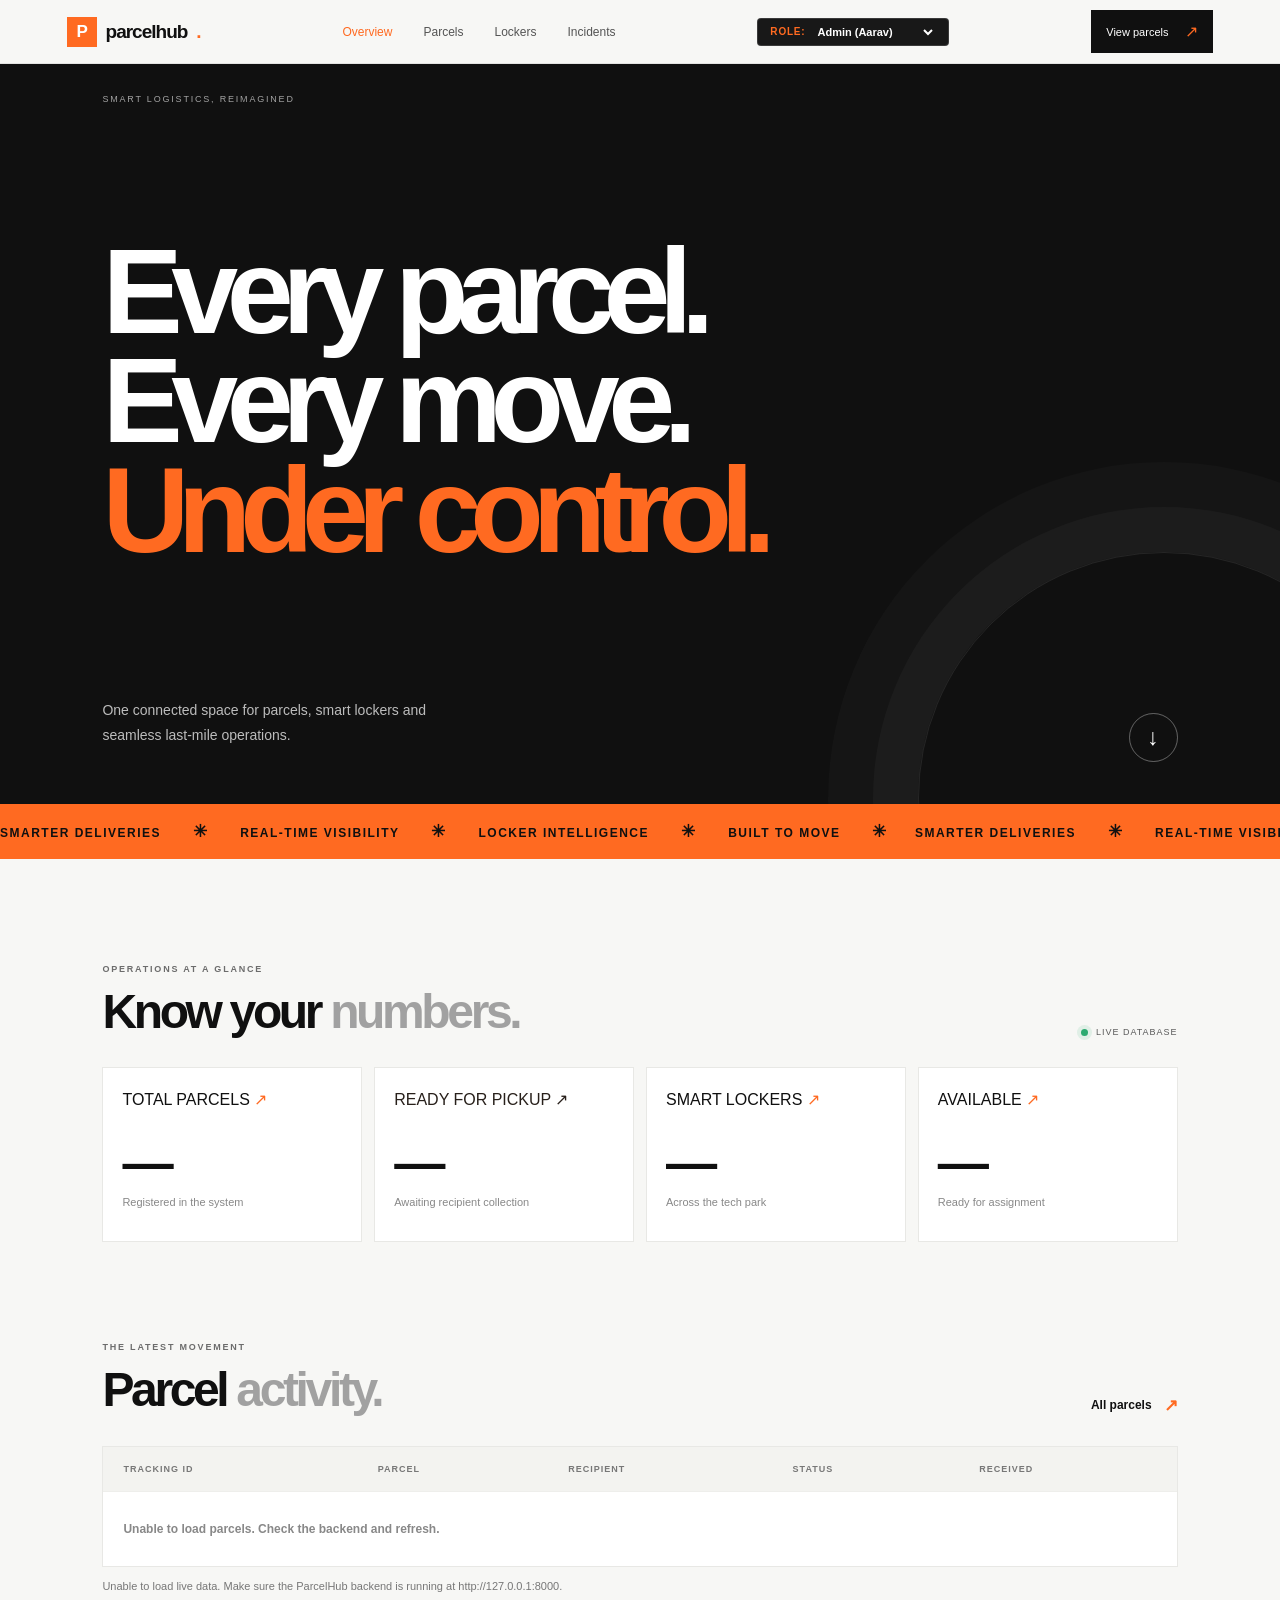
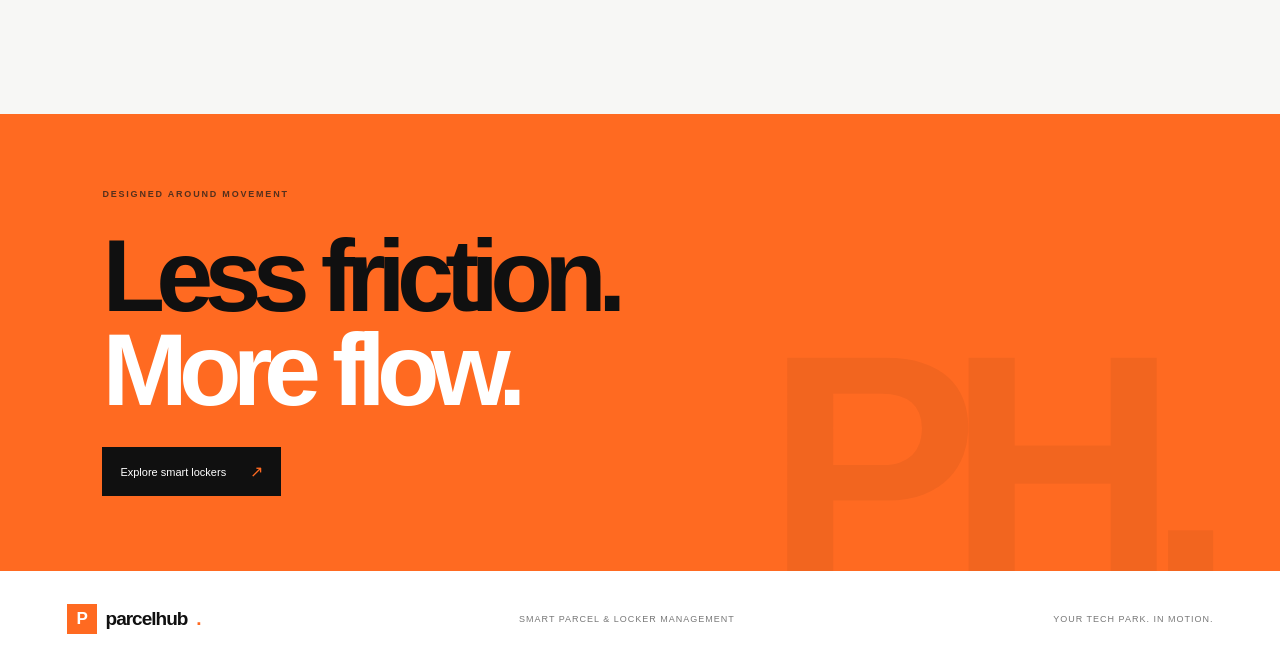
<file: frontend/index.html>
<!DOCTYPE html>
<html lang="en">
<head>
  <meta charset="UTF-8">
  <meta name="viewport" content="width=device-width, initial-scale=1.0">
  <meta name="theme-color" content="#101010">
  <title>ParcelHub — Move Smarter</title>
  <link rel="stylesheet" href="style.css">
  <script src="app.js" defer></script>
</head>
<body data-page="dashboard">
  <header class="nav">
    <a class="wordmark" href="index.html"><span class="logo-mark">P</span> parcelhub<span class="orange">.</span></a>
    <nav class="nav-links">
      <a class="nav-link active" href="index.html">Overview</a>
      <a class="nav-link" href="parcels.html">Parcels</a>
      <a class="nav-link" href="lockers.html">Lockers</a>
      <a class="nav-link" href="incidents.html">Incidents</a>
    </nav>
    <a class="nav-cta" href="parcels.html">View parcels <span>↗</span></a>
</header>

  <main>
    <section class="hero reveal">
      <div class="hero-topline"><span>SMART LOGISTICS, REIMAGINED</span></div>
      <h1>Every parcel.<br>Every move.<br><span class="orange">Under control.</span></h1>
      <div class="hero-bottom">
        <p>One connected space for parcels, smart lockers and seamless last-mile operations.</p>
        <a href="#overview" class="circle-link" aria-label="Explore dashboard">↓</a>
      </div>
    </section>

    <div class="marquee" aria-label="ParcelHub features">
      <div class="marquee-track">
        <span>SMARTER DELIVERIES <b>✳</b> REAL-TIME VISIBILITY <b>✳</b> LOCKER INTELLIGENCE <b>✳</b> BUILT TO MOVE <b>✳</b></span>
        <span aria-hidden="true">SMARTER DELIVERIES <b>✳</b> REAL-TIME VISIBILITY <b>✳</b> LOCKER INTELLIGENCE <b>✳</b> BUILT TO MOVE <b>✳</b></span>
      </div>
    </div>

    <section class="section" id="overview">
      <div class="section-head reveal">
        <div><span class="eyebrow">OPERATIONS AT A GLANCE</span><h2>Know your <span class="muted">numbers.</span></h2></div>
        <span class="live-label"><i></i> LIVE DATABASE</span>
      </div>

      <div class="stats-grid">
        <article class="stat-card reveal"><span class="stat-label">TOTAL PARCELS <span>↗</span></span><strong id="totalParcels">—</strong><p>Registered in the system</p><div class="stat-line"></div></article>
        <article class="stat-card stat-orange reveal"><span class="stat-label">READY FOR PICKUP <span>↗</span></span><strong id="readyParcels">—</strong><p>Awaiting recipient collection</p><div class="stat-line"></div></article>
        <article class="stat-card reveal"><span class="stat-label">SMART LOCKERS <span>↗</span></span><strong id="totalLockers">—</strong><p>Across the tech park</p><div class="stat-line"></div></article>
        <article class="stat-card reveal"><span class="stat-label">AVAILABLE <span>↗</span></span><strong id="availableLockers">—</strong><p>Ready for assignment</p><div class="stat-line"></div></article>
      </div>

      <div class="section-head section-head-lower reveal">
        <div><span class="eyebrow">THE LATEST MOVEMENT</span><h2>Parcel <span class="muted">activity.</span></h2></div>
        <a class="text-link" href="parcels.html">All parcels <span>↗</span></a>
      </div>
      <div class="table-shell reveal">
        <div class="table-scroll"><table><thead><tr><th>TRACKING ID</th><th>PARCEL</th><th>RECIPIENT</th><th>STATUS</th><th>RECEIVED</th></tr></thead><tbody id="parcelRows"><tr><td colspan="5" class="table-message">Loading parcel data…</td></tr></tbody></table></div>
      </div>
      <p class="data-note" id="dashboardMessage" aria-live="polite"></p>
    </section>

    <section class="closing reveal">
      <span class="eyebrow">DESIGNED AROUND MOVEMENT</span>
      <h2>Less friction.<br><span class="orange">More flow.</span></h2>
      <a class="button-light" href="lockers.html">Explore smart lockers <span>↗</span></a>
      <span class="closing-mark">PH.</span>
    </section>
  </main>

  <footer class="footer"><a class="wordmark" href="index.html"><span class="logo-mark">P</span> parcelhub<span class="orange">.</span></a><span>SMART PARCEL & LOCKER MANAGEMENT</span><span>YOUR TECH PARK. IN MOTION.</span></footer>
</body>
</html>
</file>
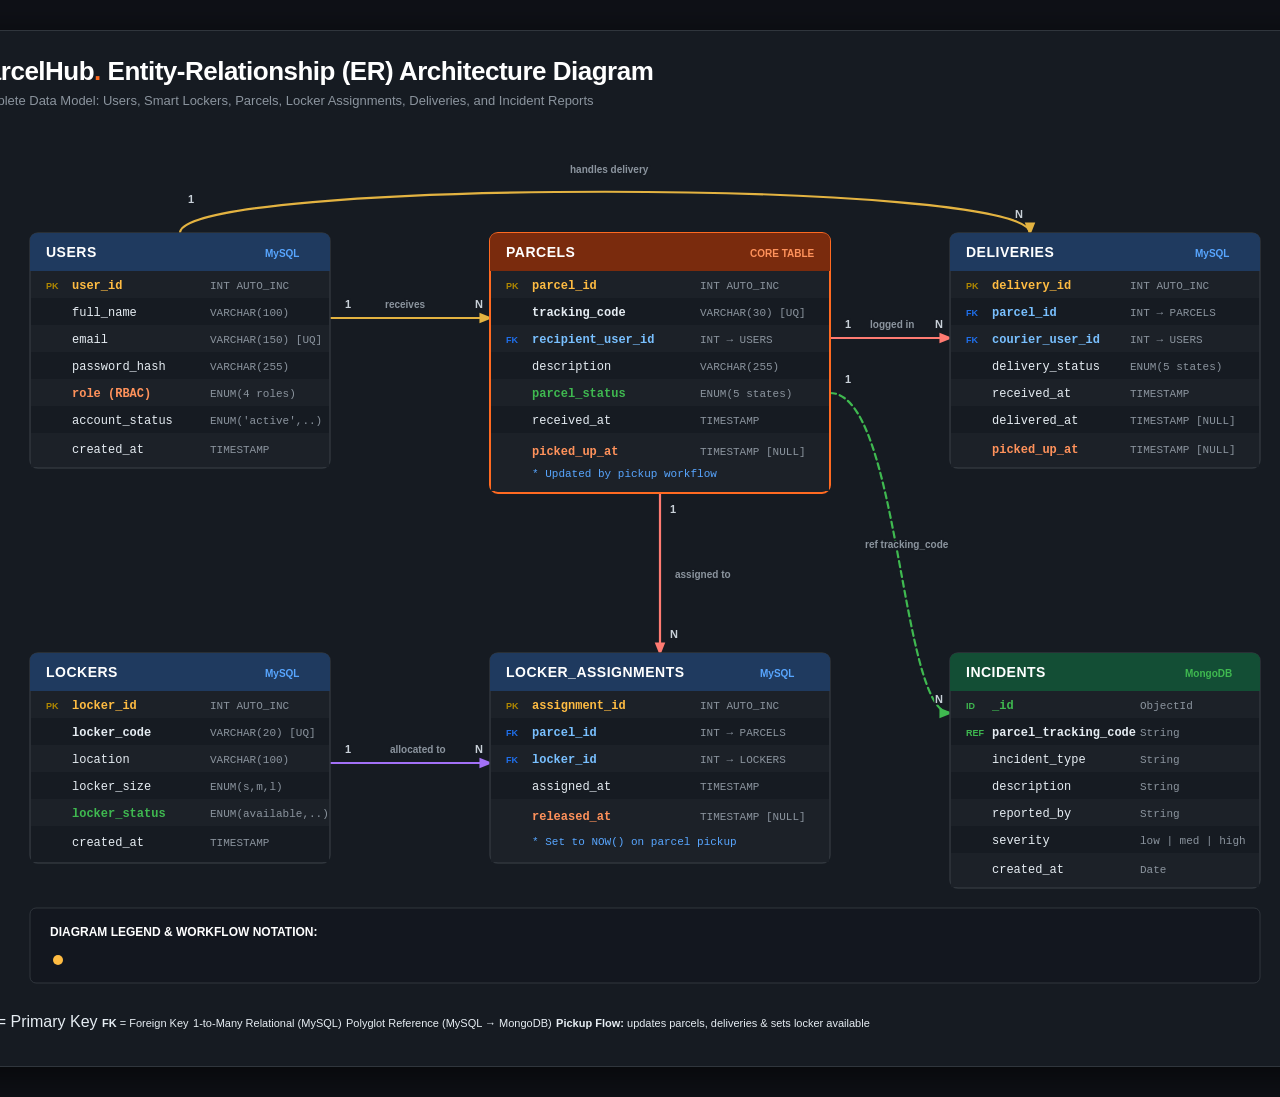
<file: docs/er_diagram.html>
<!DOCTYPE html>
<html lang="en">
<head>
<meta charset="UTF-8">
<title>ParcelHub — Entity Relationship Diagram</title>
<style>
  body {
    margin: 0;
    padding: 30px;
    background: #0f1117;
    font-family: -apple-system, BlinkMacSystemFont, "Segoe UI", Roboto, "Helvetica Neue", Arial, sans-serif;
    color: #e6edf3;
    display: flex;
    justify-content: center;
    align-items: center;
  }
  .container {
    background: #161b22;
    border: 1px solid #30363d;
    border-radius: 12px;
    padding: 25px 35px 35px 35px;
    box-shadow: 0 10px 40px rgba(0,0,0,0.6);
  }
  h1 {
    margin: 0 0 6px 0;
    font-size: 26px;
    font-weight: 800;
    letter-spacing: -0.5px;
    color: #ffffff;
  }
  h1 span { color: #ff6a21; }
  .subtitle {
    margin: 0 0 25px 0;
    font-size: 13px;
    color: #8b949e;
  }
  svg {
    display: block;
    overflow: visible;
  }
  /* Table Card Styles */
  .table-card {
    fill: #1c2128;
    stroke: #30363d;
    stroke-width: 1.5;
    rx: 8;
  }
  .table-header-mysql {
    fill: #1f3a5f;
  }
  .table-header-nosql {
    fill: #134e35;
  }
  .table-title {
    font-size: 14px;
    font-weight: 700;
    fill: #ffffff;
    letter-spacing: 0.5px;
  }
  .table-badge {
    font-size: 10px;
    font-weight: 600;
    fill: #58a6ff;
  }
  .table-badge-nosql {
    font-size: 10px;
    font-weight: 600;
    fill: #3fb950;
  }
  .col-row-even {
    fill: #161b22;
  }
  .col-row-odd {
    fill: #1c2128;
  }
  .col-name {
    font-size: 12px;
    font-family: "SFMono-Regular", Consolas, "Liberation Mono", Menlo, monospace;
    fill: #e6edf3;
  }
  .col-name-pk {
    font-weight: 700;
    fill: #ffbc42;
  }
  .col-name-fk {
    font-weight: 600;
    fill: #79c0ff;
  }
  .col-type {
    font-size: 11px;
    font-family: "SFMono-Regular", Consolas, "Liberation Mono", Menlo, monospace;
    fill: #8b949e;
  }
  .key-badge-pk {
    fill: #b08800;
    font-size: 9px;
    font-weight: 700;
  }
  .key-badge-fk {
    fill: #1f6feb;
    font-size: 9px;
    font-weight: 700;
  }
  /* Relationship Lines */
  .rel-line {
    fill: none;
    stroke-width: 2.2;
    stroke-linecap: round;
  }
  .rel-line-user { stroke: #e3b341; }
  .rel-line-parcel { stroke: #ff7b72; }
  .rel-line-locker { stroke: #a371f7; }
  .rel-line-nosql { stroke: #3fb950; stroke-dasharray: 6,4; }
  .cardinality-label {
    font-size: 11px;
    font-weight: 700;
    fill: #c9d1d9;
    paint-order: stroke;
    stroke: #161b22;
    stroke-width: 3px;
    stroke-linecap: butt;
    stroke-linejoin: miter;
  }
  .rel-tag {
    font-size: 10px;
    font-weight: 600;
    fill: #8b949e;
    paint-order: stroke;
    stroke: #161b22;
    stroke-width: 3px;
  }
  /* Legend */
  .legend-box {
    fill: #13171f;
    stroke: #30363d;
    stroke-width: 1;
    rx: 6;
  }
  .legend-text {
    font-size: 11px;
    fill: #8b949e;
  }
</style>
</head>
<body>
<div class="container">
  <h1>ParcelHub<span>.</span> Entity-Relationship (ER) Architecture Diagram</h1>
  <p class="subtitle">Complete Data Model: Users, Smart Lockers, Parcels, Locker Assignments, Deliveries, and Incident Reports</p>

  <svg width="1340" height="880" viewBox="0 0 1340 880">
    <defs>
      <marker id="arrow-yellow" viewBox="0 0 10 10" refX="8" refY="5" markerWidth="6" markerHeight="6" orient="auto-start-reverse">
        <path d="M 0 1 L 10 5 L 0 9 z" fill="#e3b341" />
      </marker>
      <marker id="arrow-red" viewBox="0 0 10 10" refX="8" refY="5" markerWidth="6" markerHeight="6" orient="auto-start-reverse">
        <path d="M 0 1 L 10 5 L 0 9 z" fill="#ff7b72" />
      </marker>
      <marker id="arrow-purple" viewBox="0 0 10 10" refX="8" refY="5" markerWidth="6" markerHeight="6" orient="auto-start-reverse">
        <path d="M 0 1 L 10 5 L 0 9 z" fill="#a371f7" />
      </marker>
      <marker id="arrow-green" viewBox="0 0 10 10" refX="8" refY="5" markerWidth="6" markerHeight="6" orient="auto-start-reverse">
        <path d="M 0 1 L 10 5 L 0 9 z" fill="#3fb950" />
      </marker>
    </defs>

    <!-- ================= RELATIONSHIP CONNECTIONS ================= -->

    <!-- 1. USERS -> PARCELS (Recipient: 1 to N) -->
    <path class="rel-line rel-line-user" d="M 360, 185 C 430, 185 450, 185 520, 185" marker-end="url(#arrow-yellow)" />
    <text x="375" y="175" class="cardinality-label">1</text>
    <text x="505" y="175" class="cardinality-label">N</text>
    <text x="415" y="175" class="rel-tag">receives</text>

    <!-- 2. USERS -> DELIVERIES (Courier: 1 to N) -->
    <path class="rel-line rel-line-user" d="M 210, 100 C 210, 45 1060, 45 1060, 100" marker-end="url(#arrow-yellow)" />
    <text x="218" y="70" class="cardinality-label">1</text>
    <text x="1045" y="85" class="cardinality-label">N</text>
    <text x="600" y="40" class="rel-tag">handles delivery</text>

    <!-- 3. PARCELS -> DELIVERIES (1 to N) -->
    <path class="rel-line rel-line-parcel" d="M 860, 205 C 920, 205 920, 205 980, 205" marker-end="url(#arrow-red)" />
    <text x="875" y="195" class="cardinality-label">1</text>
    <text x="965" y="195" class="cardinality-label">N</text>
    <text x="900" y="195" class="rel-tag">logged in</text>

    <!-- 4. PARCELS -> LOCKER_ASSIGNMENTS (1 to N) -->
    <path class="rel-line rel-line-parcel" d="M 690, 360 C 690, 430 690, 470 690, 520" marker-end="url(#arrow-red)" />
    <text x="700" y="380" class="cardinality-label">1</text>
    <text x="700" y="505" class="cardinality-label">N</text>
    <text x="705" y="445" class="rel-tag">assigned to</text>

    <!-- 5. LOCKERS -> LOCKER_ASSIGNMENTS (1 to N) -->
    <path class="rel-line rel-line-locker" d="M 360, 630 C 430, 630 450, 630 520, 630" marker-end="url(#arrow-purple)" />
    <text x="375" y="620" class="cardinality-label">1</text>
    <text x="505" y="620" class="cardinality-label">N</text>
    <text x="420" y="620" class="rel-tag">allocated to</text>

    <!-- 6. PARCELS -> INCIDENTS (1 to N via tracking_code) -->
    <path class="rel-line rel-line-nosql" d="M 860, 260 C 930, 260 930, 580 980, 580" marker-end="url(#arrow-green)" />
    <text x="875" y="250" class="cardinality-label">1</text>
    <text x="965" y="570" class="cardinality-label">N</text>
    <text x="895" y="415" class="rel-tag">ref tracking_code</text>


    <!-- ================= ENTITY 1: USERS (MySQL) ================= -->
    <g transform="translate(60, 100)">
      <rect class="table-card" width="300" height="235" />
      <path d="M 0,8 Q 0,0 8,0 L 292,0 Q 300,0 300,8 L 300,38 L 0,38 Z" class="table-header-mysql" />
      <text x="16" y="24" class="table-title">USERS</text>
      <text x="235" y="24" class="table-badge">MySQL</text>

      <!-- Rows -->
      <rect x="1" y="38" width="298" height="27" class="col-row-odd" />
      <text x="16" y="56" class="key-badge-pk">PK</text>
      <text x="42" y="56" class="col-name col-name-pk">user_id</text>
      <text x="180" y="56" class="col-type">INT AUTO_INC</text>

      <rect x="1" y="65" width="298" height="27" class="col-row-even" />
      <text x="42" y="83" class="col-name">full_name</text>
      <text x="180" y="83" class="col-type">VARCHAR(100)</text>

      <rect x="1" y="92" width="298" height="27" class="col-row-odd" />
      <text x="42" y="110" class="col-name">email</text>
      <text x="180" y="110" class="col-type">VARCHAR(150) [UQ]</text>

      <rect x="1" y="119" width="298" height="27" class="col-row-even" />
      <text x="42" y="137" class="col-name">password_hash</text>
      <text x="180" y="137" class="col-type">VARCHAR(255)</text>

      <rect x="1" y="146" width="298" height="27" class="col-row-odd" />
      <text x="42" y="164" class="col-name" style="fill:#ff925b; font-weight:700;">role (RBAC)</text>
      <text x="180" y="164" class="col-type">ENUM(4 roles)</text>

      <rect x="1" y="173" width="298" height="27" class="col-row-even" />
      <text x="42" y="191" class="col-name">account_status</text>
      <text x="180" y="191" class="col-type">ENUM('active',..)</text>

      <rect x="1" y="200" width="298" height="34" class="col-row-odd" />
      <text x="42" y="220" class="col-name">created_at</text>
      <text x="180" y="220" class="col-type">TIMESTAMP</text>
    </g>


    <!-- ================= ENTITY 2: PARCELS (MySQL - Core Entity) ================= -->
    <g transform="translate(520, 100)">
      <rect class="table-card" width="340" height="260" style="stroke: #ff6a21; stroke-width: 2;" />
      <path d="M 0,8 Q 0,0 8,0 L 332,0 Q 340,0 340,8 L 340,38 L 0,38 Z" fill="#7a2b0d" />
      <text x="16" y="24" class="table-title">PARCELS</text>
      <text x="260" y="24" class="table-badge" style="fill:#ff925b;">CORE TABLE</text>

      <!-- Rows -->
      <rect x="1" y="38" width="338" height="27" class="col-row-odd" />
      <text x="16" y="56" class="key-badge-pk">PK</text>
      <text x="42" y="56" class="col-name col-name-pk">parcel_id</text>
      <text x="210" y="56" class="col-type">INT AUTO_INC</text>

      <rect x="1" y="65" width="338" height="27" class="col-row-even" />
      <text x="42" y="83" class="col-name" style="font-weight:700;">tracking_code</text>
      <text x="210" y="83" class="col-type">VARCHAR(30) [UQ]</text>

      <rect x="1" y="92" width="338" height="27" class="col-row-odd" />
      <text x="16" y="110" class="key-badge-fk">FK</text>
      <text x="42" y="110" class="col-name col-name-fk">recipient_user_id</text>
      <text x="210" y="110" class="col-type">INT &rarr; USERS</text>

      <rect x="1" y="119" width="338" height="27" class="col-row-even" />
      <text x="42" y="137" class="col-name">description</text>
      <text x="210" y="137" class="col-type">VARCHAR(255)</text>

      <rect x="1" y="146" width="338" height="27" class="col-row-odd" />
      <text x="42" y="164" class="col-name" style="fill:#3fb950; font-weight:700;">parcel_status</text>
      <text x="210" y="164" class="col-type">ENUM(5 states)</text>

      <rect x="1" y="173" width="338" height="27" class="col-row-even" />
      <text x="42" y="191" class="col-name">received_at</text>
      <text x="210" y="191" class="col-type">TIMESTAMP</text>

      <rect x="1" y="200" width="338" height="58" class="col-row-odd" />
      <text x="42" y="222" class="col-name" style="fill:#ff925b; font-weight:700;">picked_up_at</text>
      <text x="210" y="222" class="col-type">TIMESTAMP [NULL]</text>
      <text x="42" y="244" class="col-type" style="fill:#58a6ff;">* Updated by pickup workflow</text>
    </g>


    <!-- ================= ENTITY 3: DELIVERIES (MySQL) ================= -->
    <g transform="translate(980, 100)">
      <rect class="table-card" width="310" height="235" />
      <path d="M 0,8 Q 0,0 8,0 L 302,0 Q 310,0 310,8 L 310,38 L 0,38 Z" class="table-header-mysql" />
      <text x="16" y="24" class="table-title">DELIVERIES</text>
      <text x="245" y="24" class="table-badge">MySQL</text>

      <rect x="1" y="38" width="308" height="27" class="col-row-odd" />
      <text x="16" y="56" class="key-badge-pk">PK</text>
      <text x="42" y="56" class="col-name col-name-pk">delivery_id</text>
      <text x="180" y="56" class="col-type">INT AUTO_INC</text>

      <rect x="1" y="65" width="308" height="27" class="col-row-even" />
      <text x="16" y="83" class="key-badge-fk">FK</text>
      <text x="42" y="83" class="col-name col-name-fk">parcel_id</text>
      <text x="180" y="83" class="col-type">INT &rarr; PARCELS</text>

      <rect x="1" y="92" width="308" height="27" class="col-row-odd" />
      <text x="16" y="110" class="key-badge-fk">FK</text>
      <text x="42" y="110" class="col-name col-name-fk">courier_user_id</text>
      <text x="180" y="110" class="col-type">INT &rarr; USERS</text>

      <rect x="1" y="119" width="308" height="27" class="col-row-even" />
      <text x="42" y="137" class="col-name">delivery_status</text>
      <text x="180" y="137" class="col-type">ENUM(5 states)</text>

      <rect x="1" y="146" width="308" height="27" class="col-row-odd" />
      <text x="42" y="164" class="col-name">received_at</text>
      <text x="180" y="164" class="col-type">TIMESTAMP</text>

      <rect x="1" y="173" width="308" height="27" class="col-row-even" />
      <text x="42" y="191" class="col-name">delivered_at</text>
      <text x="180" y="191" class="col-type">TIMESTAMP [NULL]</text>

      <rect x="1" y="200" width="308" height="34" class="col-row-odd" />
      <text x="42" y="220" class="col-name" style="fill:#ff925b; font-weight:700;">picked_up_at</text>
      <text x="180" y="220" class="col-type">TIMESTAMP [NULL]</text>
    </g>


    <!-- ================= ENTITY 4: LOCKERS (MySQL) ================= -->
    <g transform="translate(60, 520)">
      <rect class="table-card" width="300" height="210" />
      <path d="M 0,8 Q 0,0 8,0 L 292,0 Q 300,0 300,8 L 300,38 L 0,38 Z" class="table-header-mysql" />
      <text x="16" y="24" class="table-title">LOCKERS</text>
      <text x="235" y="24" class="table-badge">MySQL</text>

      <rect x="1" y="38" width="298" height="27" class="col-row-odd" />
      <text x="16" y="56" class="key-badge-pk">PK</text>
      <text x="42" y="56" class="col-name col-name-pk">locker_id</text>
      <text x="180" y="56" class="col-type">INT AUTO_INC</text>

      <rect x="1" y="65" width="298" height="27" class="col-row-even" />
      <text x="42" y="83" class="col-name" style="font-weight:700;">locker_code</text>
      <text x="180" y="83" class="col-type">VARCHAR(20) [UQ]</text>

      <rect x="1" y="92" width="298" height="27" class="col-row-odd" />
      <text x="42" y="110" class="col-name">location</text>
      <text x="180" y="110" class="col-type">VARCHAR(100)</text>

      <rect x="1" y="119" width="298" height="27" class="col-row-even" />
      <text x="42" y="137" class="col-name">locker_size</text>
      <text x="180" y="137" class="col-type">ENUM(s,m,l)</text>

      <rect x="1" y="146" width="298" height="27" class="col-row-odd" />
      <text x="42" y="164" class="col-name" style="fill:#3fb950; font-weight:700;">locker_status</text>
      <text x="180" y="164" class="col-type">ENUM(available,..)</text>

      <rect x="1" y="173" width="298" height="36" class="col-row-even" />
      <text x="42" y="193" class="col-name">created_at</text>
      <text x="180" y="193" class="col-type">TIMESTAMP</text>
    </g>


    <!-- ================= ENTITY 5: LOCKER_ASSIGNMENTS (MySQL - Junction Table) ================= -->
    <g transform="translate(520, 520)">
      <rect class="table-card" width="340" height="210" />
      <path d="M 0,8 Q 0,0 8,0 L 332,0 Q 340,0 340,8 L 340,38 L 0,38 Z" class="table-header-mysql" />
      <text x="16" y="24" class="table-title">LOCKER_ASSIGNMENTS</text>
      <text x="270" y="24" class="table-badge">MySQL</text>

      <rect x="1" y="38" width="338" height="27" class="col-row-odd" />
      <text x="16" y="56" class="key-badge-pk">PK</text>
      <text x="42" y="56" class="col-name col-name-pk">assignment_id</text>
      <text x="210" y="56" class="col-type">INT AUTO_INC</text>

      <rect x="1" y="65" width="338" height="27" class="col-row-even" />
      <text x="16" y="83" class="key-badge-fk">FK</text>
      <text x="42" y="83" class="col-name col-name-fk">parcel_id</text>
      <text x="210" y="83" class="col-type">INT &rarr; PARCELS</text>

      <rect x="1" y="92" width="338" height="27" class="col-row-odd" />
      <text x="16" y="110" class="key-badge-fk">FK</text>
      <text x="42" y="110" class="col-name col-name-fk">locker_id</text>
      <text x="210" y="110" class="col-type">INT &rarr; LOCKERS</text>

      <rect x="1" y="119" width="338" height="27" class="col-row-even" />
      <text x="42" y="137" class="col-name">assigned_at</text>
      <text x="210" y="137" class="col-type">TIMESTAMP</text>

      <rect x="1" y="146" width="338" height="63" class="col-row-odd" />
      <text x="42" y="167" class="col-name" style="fill:#ff925b; font-weight:700;">released_at</text>
      <text x="210" y="167" class="col-type">TIMESTAMP [NULL]</text>
      <text x="42" y="192" class="col-type" style="fill:#58a6ff;">* Set to NOW() on parcel pickup</text>
    </g>


    <!-- ================= ENTITY 6: INCIDENTS (MongoDB Collection) ================= -->
    <g transform="translate(980, 520)">
      <rect class="table-card" width="310" height="235" />
      <path d="M 0,8 Q 0,0 8,0 L 302,0 Q 310,0 310,8 L 310,38 L 0,38 Z" class="table-header-nosql" />
      <text x="16" y="24" class="table-title">INCIDENTS</text>
      <text x="235" y="24" class="table-badge-nosql">MongoDB</text>

      <rect x="1" y="38" width="308" height="27" class="col-row-odd" />
      <text x="16" y="56" class="key-badge-pk" style="fill:#3fb950;">ID</text>
      <text x="42" y="56" class="col-name col-name-pk" style="fill:#3fb950;">_id</text>
      <text x="190" y="56" class="col-type">ObjectId</text>

      <rect x="1" y="65" width="308" height="27" class="col-row-even" />
      <text x="16" y="83" class="key-badge-fk" style="fill:#3fb950;">REF</text>
      <text x="42" y="83" class="col-name" style="font-weight:700;">parcel_tracking_code</text>
      <text x="190" y="83" class="col-type">String</text>

      <rect x="1" y="92" width="308" height="27" class="col-row-odd" />
      <text x="42" y="110" class="col-name">incident_type</text>
      <text x="190" y="110" class="col-type">String</text>

      <rect x="1" y="119" width="308" height="27" class="col-row-even" />
      <text x="42" y="137" class="col-name">description</text>
      <text x="190" y="137" class="col-type">String</text>

      <rect x="1" y="146" width="308" height="27" class="col-row-odd" />
      <text x="42" y="164" class="col-name">reported_by</text>
      <text x="190" y="164" class="col-type">String</text>

      <rect x="1" y="173" width="308" height="27" class="col-row-even" />
      <text x="42" y="191" class="col-name">severity</text>
      <text x="190" y="191" class="col-type">low | med | high</text>

      <rect x="1" y="200" width="308" height="34" class="col-row-odd" />
      <text x="42" y="220" class="col-name">created_at</text>
      <text x="190" y="220" class="col-type">Date</text>
    </g>


    <!-- ================= DIAGRAM LEGEND & WORKFLOW NOTE ================= -->
    <g transform="translate(60, 775)">
      <rect class="legend-box" width="1230" height="75" />
      <text x="20" y="28" style="font-weight:700; fill:#ffffff; font-size:12px;">DIAGRAM LEGEND &amp; WORKFLOW NOTATION:</text>

      <circle cx="28" cy="52" r="5" fill="#ffbc42" />
      <text x="40" y="56" class="legend-text"><strong style="fill:#ffbc42;">PK</strong> = Primary Key</text>

      <circle cx="160" cy="52" r="5" fill="#79c0ff" />
      <text x="172" y="56" class="legend-text"><strong style="fill:#79c0ff;">FK</strong> = Foreign Key</text>

      <line x1="280" y1="52" x2="310" y2="52" stroke="#e3b341" stroke-width="2.5" />
      <text x="320" y="56" class="legend-text">1-to-Many Relational (MySQL)</text>

      <line x1="510" y1="52" x2="540" y2="52" stroke="#3fb950" stroke-width="2.5" stroke-dasharray="4,3" />
      <text x="550" y="56" class="legend-text">Polyglot Reference (MySQL &rarr; MongoDB)</text>

      <rect x="815" y="42" width="16" height="16" fill="#7a2b0d" rx="3" />
      <text x="840" y="56" class="legend-text"><strong style="fill:#ff925b;">Pickup Flow:</strong> updates parcels, deliveries &amp; sets locker available</text>
    </g>

  </svg>
</div>
</body>
</html>
</file>
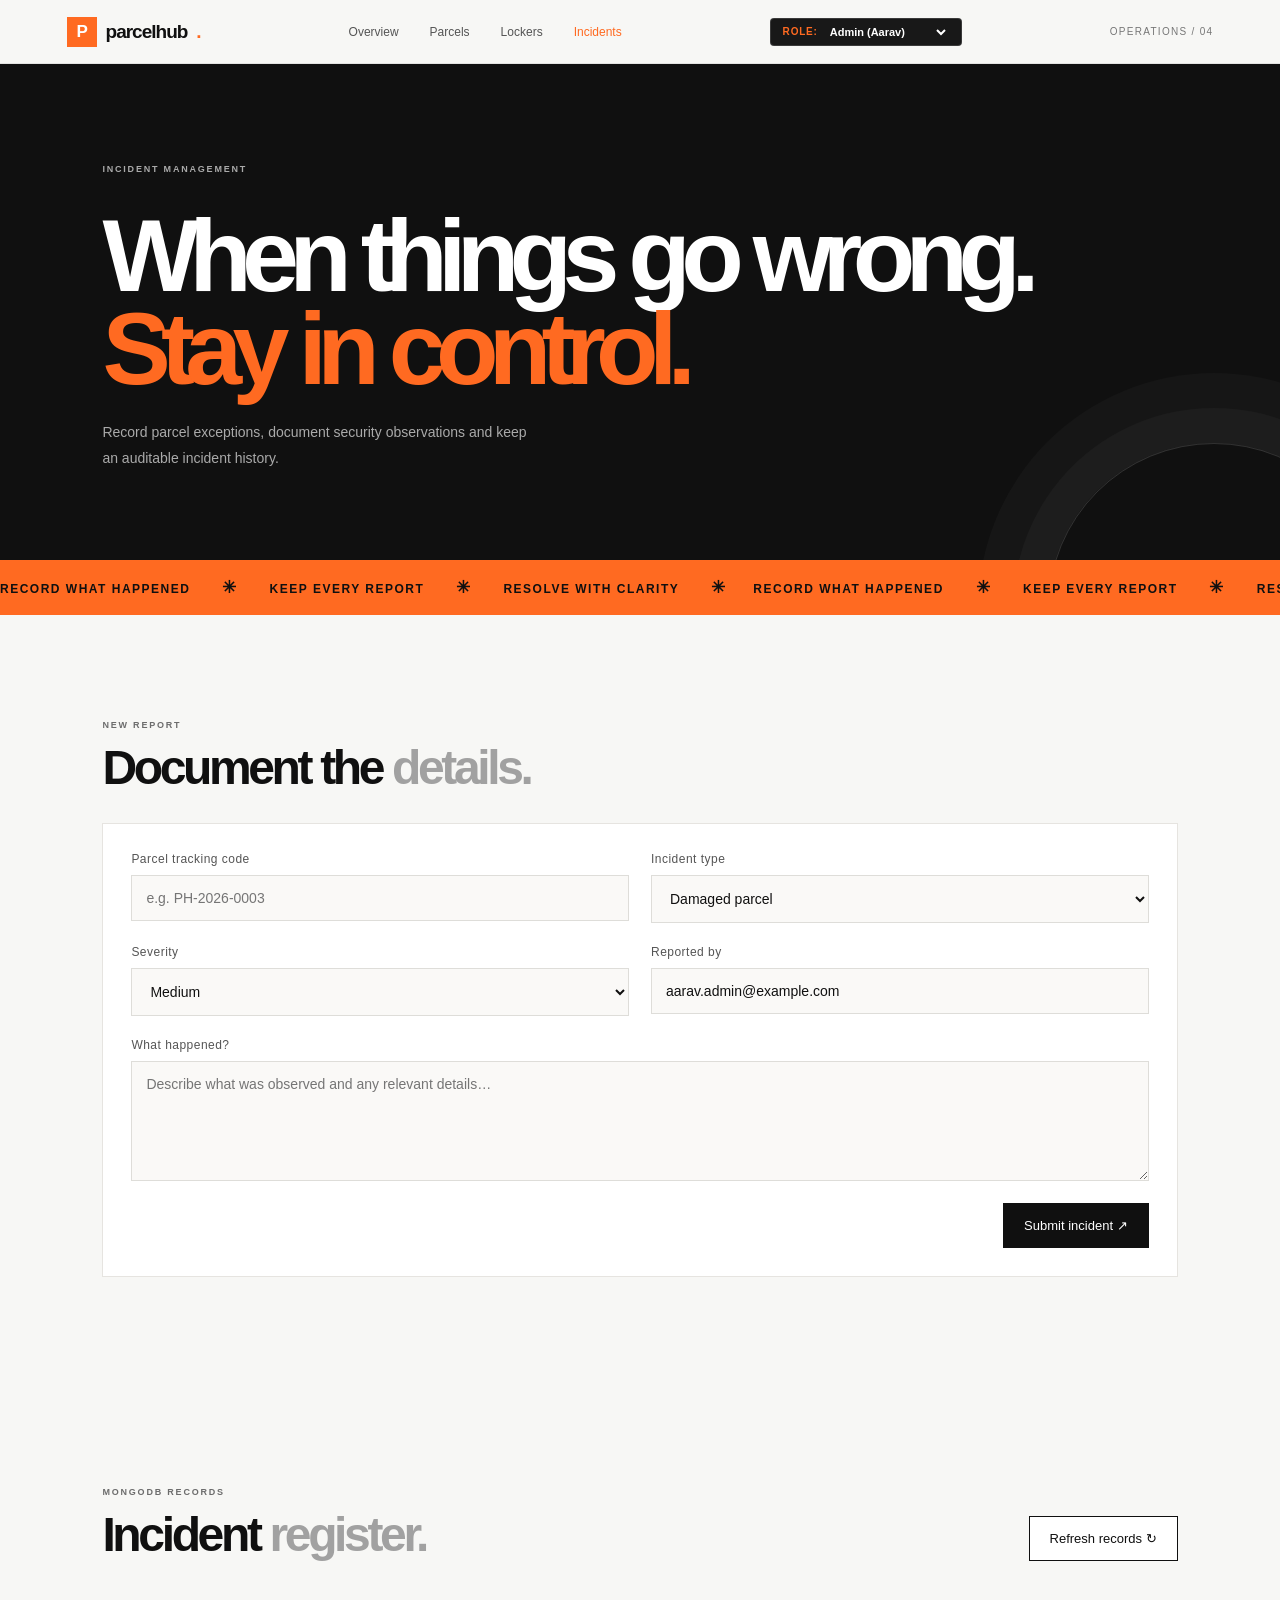
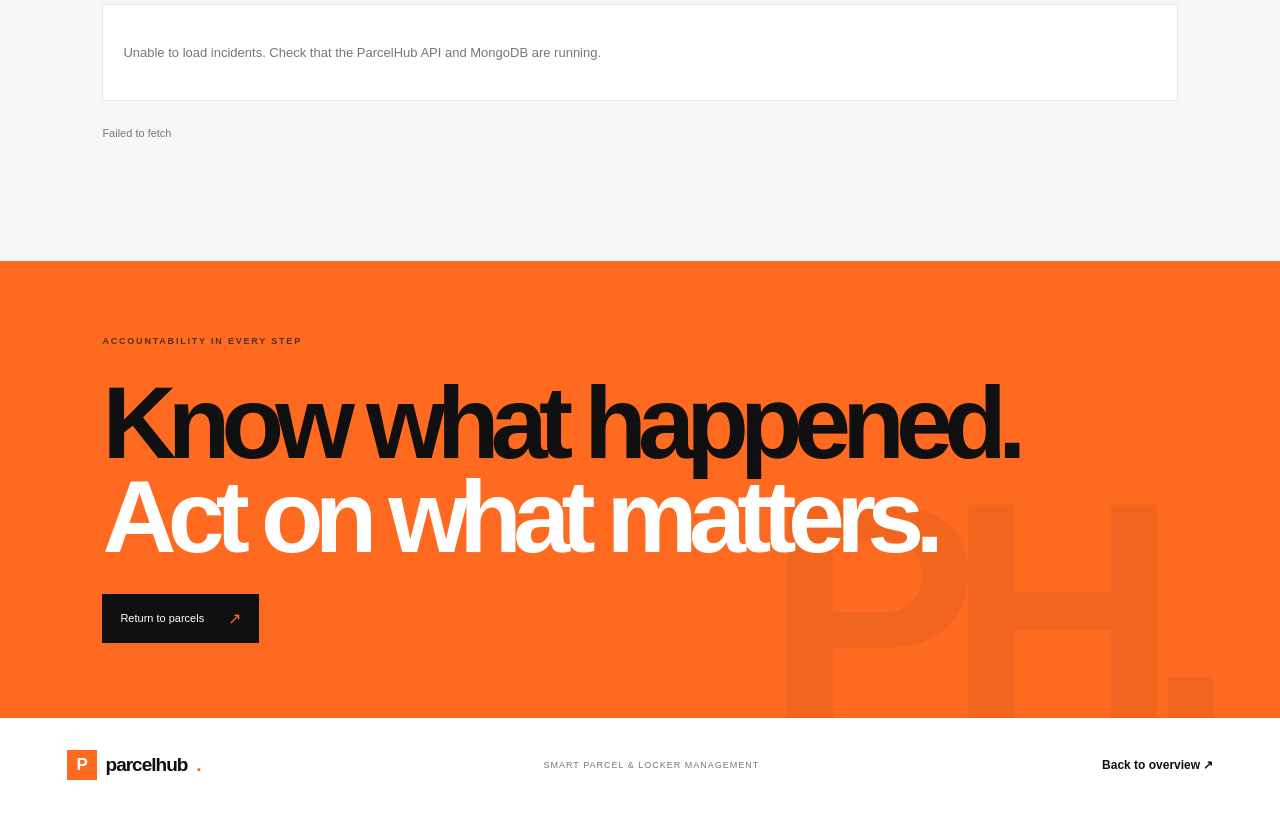
<file: frontend/incidents.html>
<!DOCTYPE html>
<html lang="en">
<head>
  <meta charset="UTF-8">
  <meta name="viewport" content="width=device-width, initial-scale=1.0">
  <meta name="theme-color" content="#101010">
  <title>Incident Reports — ParcelHub</title>
  <link rel="stylesheet" href="style.css">
  <script src="app.js" defer></script>
</head>
<body data-page="incidents">
  <header class="nav">
    <a class="wordmark" href="index.html">
      <span class="logo-mark">P</span> parcelhub<span class="orange">.</span>
    </a>
    <nav class="nav-links">
      <a class="nav-link" href="index.html">Overview</a>
      <a class="nav-link" href="parcels.html">Parcels</a>
      <a class="nav-link" href="lockers.html">Lockers</a>
      <a class="nav-link active" href="incidents.html">Incidents</a>
    </nav>
    <span class="nav-tag">OPERATIONS / 04</span>
  </header>

  <main>
    <section class="page-hero reveal">
      <span class="eyebrow">INCIDENT MANAGEMENT</span>
      <h1>When things go wrong.<br><span class="orange">Stay in control.</span></h1>
      <p>Record parcel exceptions, document security observations and keep an auditable incident history.</p>
    </section>

    <div class="marquee">
      <div class="marquee-track">
        <span>RECORD WHAT HAPPENED <b>✳</b> KEEP EVERY REPORT <b>✳</b> RESOLVE WITH CLARITY <b>✳</b></span>
        <span aria-hidden="true">RECORD WHAT HAPPENED <b>✳</b> KEEP EVERY REPORT <b>✳</b> RESOLVE WITH CLARITY <b>✳</b></span>
      </div>
    </div>

    <section class="section">
      <div class="section-head reveal">
        <div>
          <span class="eyebrow">NEW REPORT</span>
          <h2>Document the <span class="muted">details.</span></h2>
        </div>
      </div>

      <form id="incidentForm" class="incident-form reveal">
        <label>
          Parcel tracking code
          <input name="parcel_tracking_code" required maxlength="50"
                 placeholder="e.g. PH-2026-0003">
        </label>

        <label>
          Incident type
          <select name="incident_type" required>
            <option value="damaged_parcel">Damaged parcel</option>
            <option value="delivery_exception">Delivery exception</option>
            <option value="missing_parcel">Missing parcel</option>
            <option value="security_observation">Security observation</option>
            <option value="other">Other</option>
          </select>
        </label>

        <label>
          Severity
          <select name="severity" required>
            <option value="low">Low</option>
            <option value="medium" selected>Medium</option>
            <option value="high">High</option>
          </select>
        </label>

        <label>
          Reported by
          <input name="reported_by" required maxlength="100"
                 value="security.desk">
        </label>

        <label class="incident-description">
          What happened?
          <textarea name="description" required maxlength="2000" rows="4"
                    placeholder="Describe what was observed and any relevant details…"></textarea>
        </label>

        <div class="incident-form-actions">
          <p id="incidentFormMessage" role="status" aria-live="polite"></p>
          <button class="incident-submit" type="submit">Submit incident ↗</button>
        </div>
      </form>
    </section>

    <section class="section">
      <div class="section-head reveal">
        <div>
          <span class="eyebrow">MONGODB RECORDS</span>
          <h2>Incident <span class="muted">register.</span></h2>
        </div>
        <button class="incident-refresh" id="refreshIncidents" type="button">
          Refresh records ↻
        </button>
      </div>

      <div class="incident-list" id="incidentList" aria-live="polite">
        <p class="empty-state">Loading incidents…</p>
      </div>
      <p class="data-note" id="incidentListMessage"></p>
    </section>

    <section class="closing reveal">
      <span class="eyebrow">ACCOUNTABILITY IN EVERY STEP</span>
      <h2>Know what happened.<br><span class="orange">Act on what matters.</span></h2>
      <a class="button-light" href="parcels.html">Return to parcels <span>↗</span></a>
      <span class="closing-mark">PH.</span>
    </section>
  </main>

  <footer class="footer">
    <a class="wordmark" href="index.html">
      <span class="logo-mark">P</span> parcelhub<span class="orange">.</span>
    </a>
    <span>SMART PARCEL & LOCKER MANAGEMENT</span>
    <a class="text-link" href="index.html">Back to overview ↗</a>
  </footer>
</body>
</html>
</file>
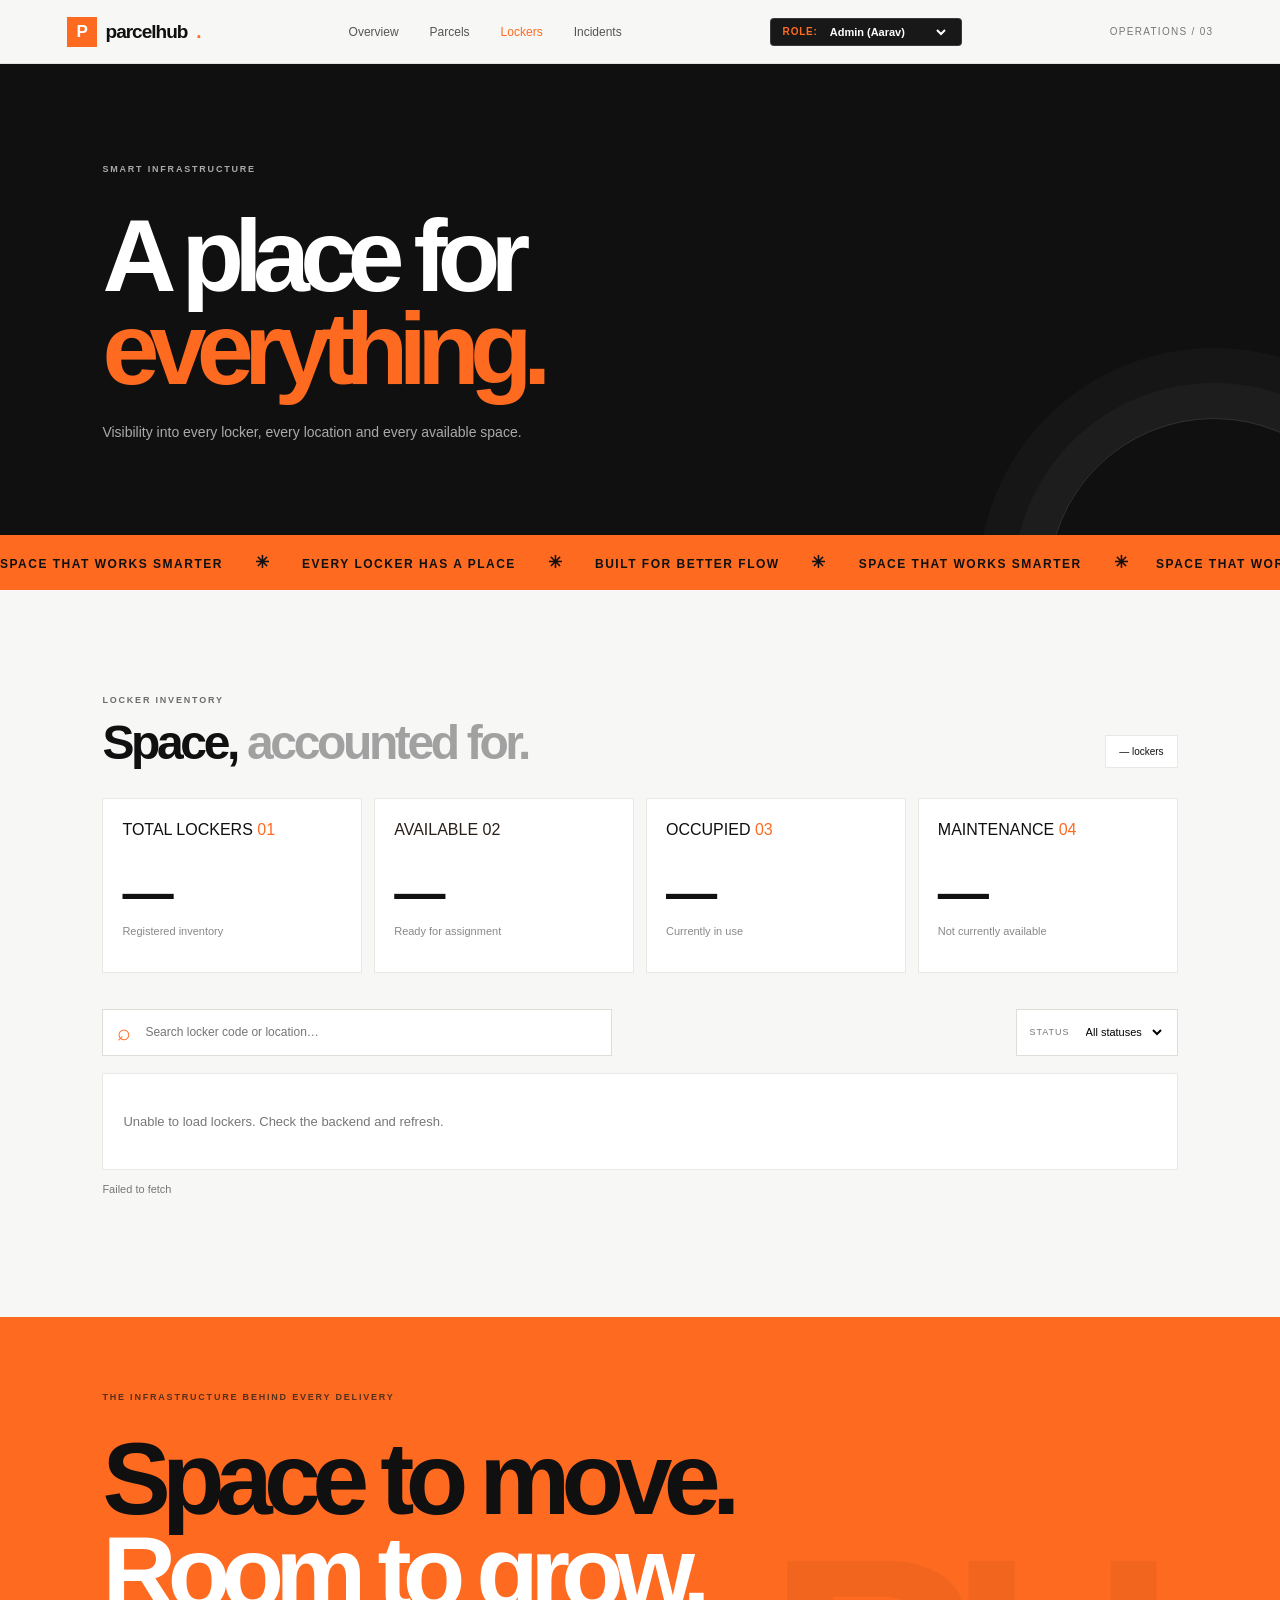
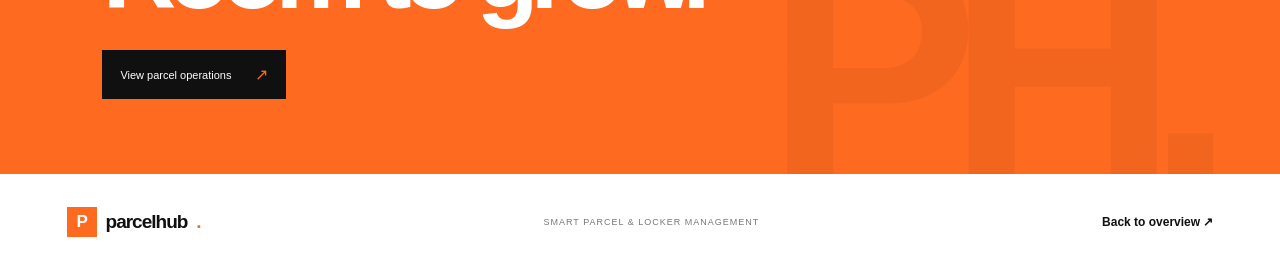
<file: frontend/lockers.html>
<!DOCTYPE html>
<html lang="en">
<head>
  <meta charset="UTF-8">
  <meta name="viewport" content="width=device-width, initial-scale=1.0">
  <meta name="theme-color" content="#101010">
  <title>Smart Lockers — ParcelHub</title>
  <link rel="stylesheet" href="style.css">
  <script src="app.js" defer></script>
</head>
<body data-page="lockers">
  <header class="nav">
    <a class="wordmark" href="index.html"><span class="logo-mark">P</span> parcelhub<span class="orange">.</span></a>
    <nav class="nav-links"><a class="nav-link" href="index.html">Overview</a>
      <a class="nav-link" href="parcels.html">Parcels</a>
      <a class="nav-link active" href="lockers.html">Lockers</a>
      <a class="nav-link" href="incidents.html">Incidents</a>

    </nav>
    <span class="nav-tag">OPERATIONS / 03</span>
  </header>

  <main>
    <section class="page-hero reveal">
      <span class="eyebrow">SMART INFRASTRUCTURE</span>
      <h1>A place for<br><span class="orange">everything.</span></h1>
      <p>Visibility into every locker, every location and every available space.</p>
    </section>

    <div class="marquee"><div class="marquee-track"><span>SPACE THAT WORKS SMARTER <b>✳</b> EVERY LOCKER HAS A PLACE <b>✳</b> BUILT FOR BETTER FLOW <b>✳</b> SPACE THAT WORKS SMARTER <b>✳</b></span><span aria-hidden="true">SPACE THAT WORKS SMARTER <b>✳</b> EVERY LOCKER HAS A PLACE <b>✳</b> BUILT FOR BETTER FLOW <b>✳</b> SPACE THAT WORKS SMARTER <b>✳</b></span></div></div>

    <section class="section">
      <div class="section-head reveal"><div><span class="eyebrow">LOCKER INVENTORY</span><h2>Space, <span class="muted">accounted for.</span></h2></div><span class="count-pill" id="lockerCount">— lockers</span></div>

      <div class="stats-grid locker-stats">
        <article class="stat-card reveal"><span class="stat-label">TOTAL LOCKERS <span>01</span></span><strong id="totalLockers">—</strong><p>Registered inventory</p><div class="stat-line"></div></article>
        <article class="stat-card stat-orange reveal"><span class="stat-label">AVAILABLE <span>02</span></span><strong id="availableLockers">—</strong><p>Ready for assignment</p><div class="stat-line"></div></article>
        <article class="stat-card reveal"><span class="stat-label">OCCUPIED <span>03</span></span><strong id="occupiedLockers">—</strong><p>Currently in use</p><div class="stat-line"></div></article>
        <article class="stat-card reveal"><span class="stat-label">MAINTENANCE <span>04</span></span><strong id="maintenanceLockers">—</strong><p>Not currently available</p><div class="stat-line"></div></article>
      </div>

      <div class="toolbar reveal">
        <label class="search-box"><span>⌕</span><input id="lockerSearch" type="search" placeholder="Search locker code or location…" autocomplete="off"></label>
        <label class="filter-label"><span>STATUS</span><select id="lockerFilter"><option value="all">All statuses</option><option value="available">Available</option><option value="occupied">Occupied</option><option value="maintenance">Maintenance</option></select></label>
      </div>

      <div class="locker-grid" id="lockerGrid"><div class="empty-state">Loading locker inventory…</div></div>
      <p class="data-note" id="lockerMessage" aria-live="polite"></p>
    </section>

    <section class="closing reveal"><span class="eyebrow">THE INFRASTRUCTURE BEHIND EVERY DELIVERY</span><h2>Space to move.<br><span class="orange">Room to grow.</span></h2><a class="button-light" href="parcels.html">View parcel operations <span>↗</span></a><span class="closing-mark">PH.</span></section>
  </main>

  <footer class="footer"><a class="wordmark" href="index.html"><span class="logo-mark">P</span> parcelhub<span class="orange">.</span></a><span>SMART PARCEL & LOCKER MANAGEMENT</span><a class="text-link" href="index.html">Back to overview ↗</a></footer>
</body>
</html>
</file>
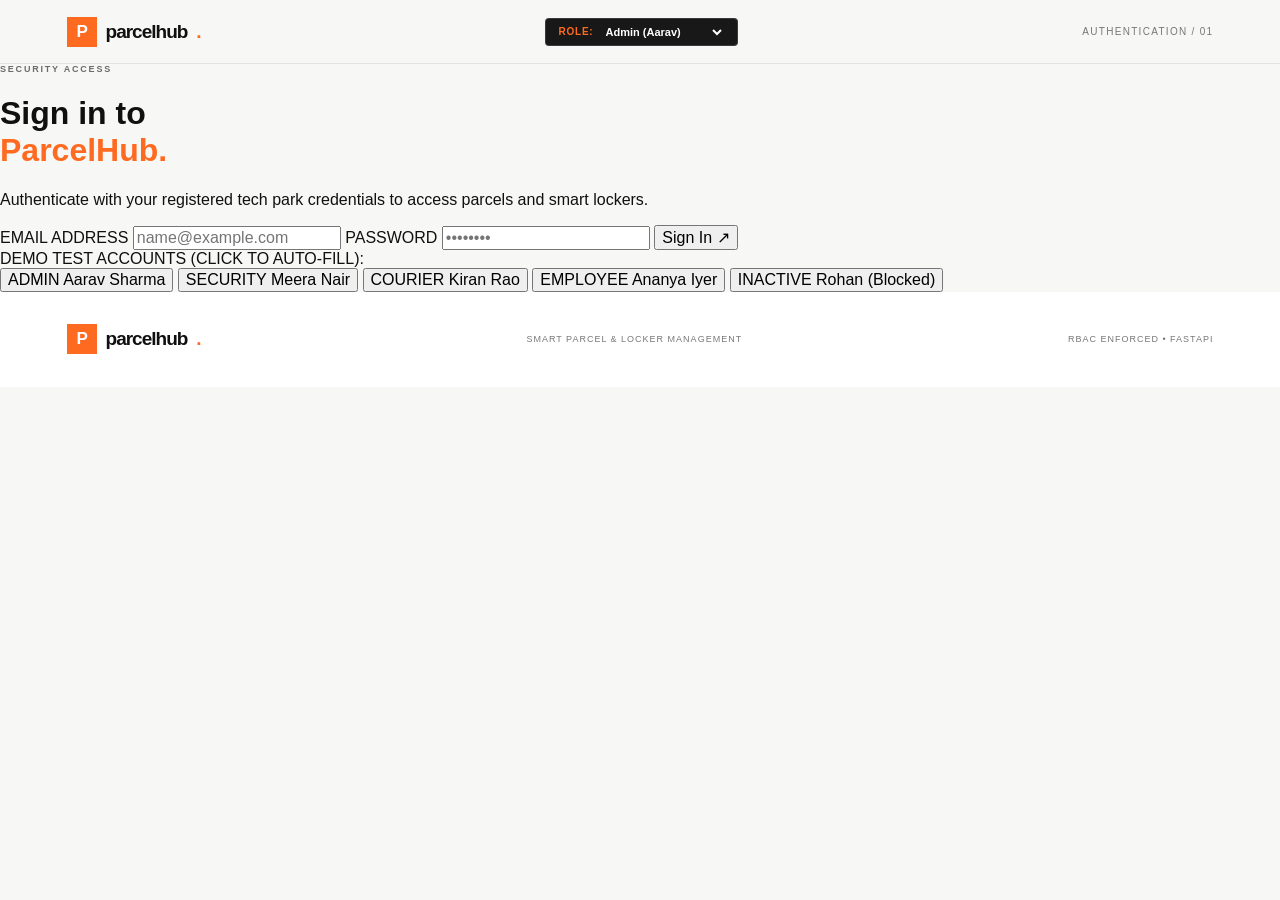
<file: frontend/login.html>
<!DOCTYPE html>
<html lang="en">
<head>
  <meta charset="UTF-8">
  <meta name="viewport" content="width=device-width, initial-scale=1.0">
  <meta name="theme-color" content="#101010">
  <title>Sign In — ParcelHub</title>
  <link rel="stylesheet" href="style.css">
  <script src="app.js" defer></script>
</head>
<body data-page="login">
  <header class="nav">
    <a class="wordmark" href="index.html">
      <span class="logo-mark">P</span> parcelhub<span class="orange">.</span>
    </a>
    <span class="nav-tag">AUTHENTICATION / 01</span>
  </header>

  <main class="login-wrapper">
    <div class="login-container reveal">
      <div class="login-header">
        <span class="eyebrow">SECURITY ACCESS</span>
        <h1>Sign in to<br><span class="orange">ParcelHub.</span></h1>
        <p>Authenticate with your registered tech park credentials to access parcels and smart lockers.</p>
      </div>

      <div id="loginErrorMessage" class="login-error-alert" style="display:none;" role="alert"></div>

      <form id="loginForm" class="login-form">
        <label class="login-field">
          <span>EMAIL ADDRESS</span>
          <input type="email" id="loginEmail" name="email" required autocomplete="email" placeholder="name@example.com">
        </label>

        <label class="login-field">
          <span>PASSWORD</span>
          <input type="password" id="loginPassword" name="password" required autocomplete="current-password" placeholder="••••••••">
        </label>

        <button type="submit" id="loginSubmitBtn" class="login-submit-btn">
          Sign In <span>↗</span>
        </button>
      </form>

      <div class="demo-accounts-panel">
        <span class="demo-panel-title">DEMO TEST ACCOUNTS (CLICK TO AUTO-FILL):</span>
        <div class="demo-account-buttons">
          <button type="button" class="demo-pill" onclick="quickFill('aarav.admin@example.com', 'password123')">
            <span class="pill-role admin">ADMIN</span>
            <span class="pill-name">Aarav Sharma</span>
          </button>
          <button type="button" class="demo-pill" onclick="quickFill('meera.security@example.com', 'password123')">
            <span class="pill-role security">SECURITY</span>
            <span class="pill-name">Meera Nair</span>
          </button>
          <button type="button" class="demo-pill" onclick="quickFill('kiran.courier@example.com', 'password123')">
            <span class="pill-role courier">COURIER</span>
            <span class="pill-name">Kiran Rao</span>
          </button>
          <button type="button" class="demo-pill" onclick="quickFill('ananya.employee@example.com', 'password123')">
            <span class="pill-role employee">EMPLOYEE</span>
            <span class="pill-name">Ananya Iyer</span>
          </button>
          <button type="button" class="demo-pill inactive-pill" onclick="quickFill('rohan.inactive@example.com', 'password123')" title="Click to test account-status blocking">
            <span class="pill-role inactive">INACTIVE</span>
            <span class="pill-name">Rohan (Blocked)</span>
          </button>
        </div>
      </div>
    </div>
  </main>

  <footer class="footer">
    <a class="wordmark" href="index.html"><span class="logo-mark">P</span> parcelhub<span class="orange">.</span></a>
    <span>SMART PARCEL & LOCKER MANAGEMENT</span>
    <span class="footer-note">RBAC ENFORCED &bull; FASTAPI</span>
  </footer>

  <script>
    function quickFill(email, pwd) {
      document.getElementById('loginEmail').value = email;
      document.getElementById('loginPassword').value = pwd;
      document.getElementById('loginErrorMessage').style.display = 'none';
    }
  </script>
</body>
</html>
</file>
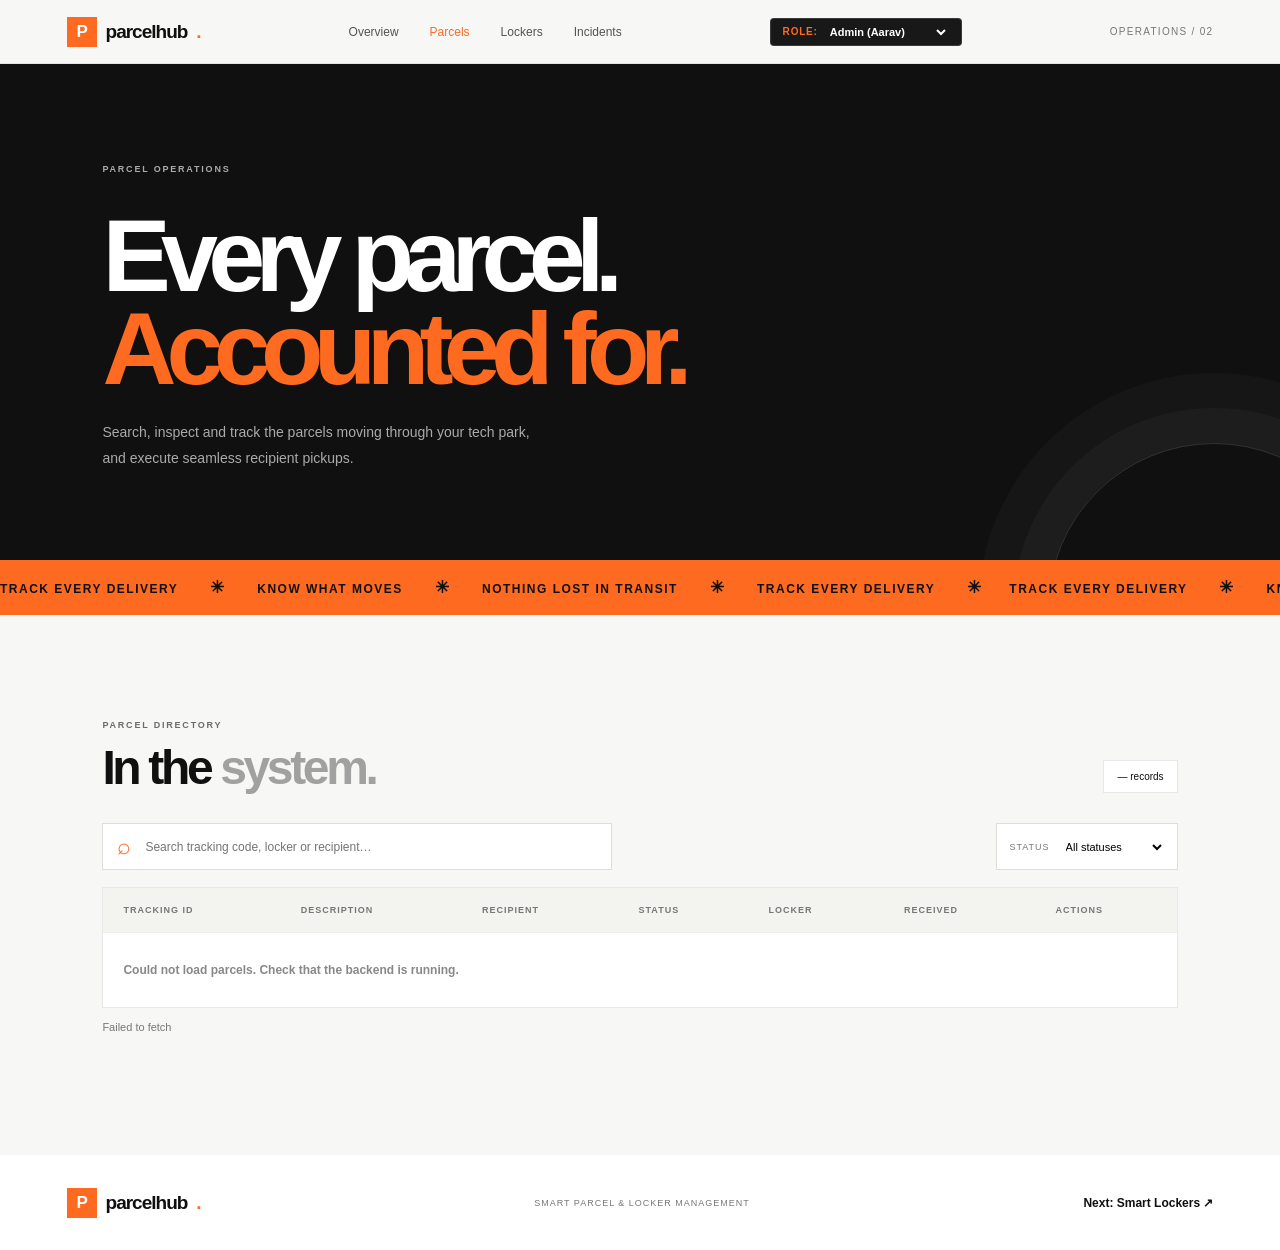
<file: frontend/parcels.html>
<!DOCTYPE html>
<html lang="en">
<head>
  <meta charset="UTF-8">
  <meta name="viewport" content="width=device-width, initial-scale=1.0">
  <meta name="theme-color" content="#101010">
  <title>Parcels — ParcelHub</title>
  <link rel="stylesheet" href="style.css">
  <script src="app.js" defer></script>
</head>
<body data-page="parcels">
  <header class="nav">
    <a class="wordmark" href="index.html"><span class="logo-mark">P</span> parcelhub<span class="orange">.</span></a>
    <nav class="nav-links">
      <a class="nav-link" href="index.html">Overview</a>
      <a class="nav-link active" href="parcels.html">Parcels</a>
      <a class="nav-link" href="lockers.html">Lockers</a>
      <a class="nav-link" href="incidents.html">Incidents</a>
    </nav>
    <span class="nav-tag">OPERATIONS / 02</span>
  </header>

  <main>
    <section class="page-hero reveal">
      <span class="eyebrow">PARCEL OPERATIONS</span>
      <h1>Every parcel.<br><span class="orange">Accounted for.</span></h1>
      <p>Search, inspect and track the parcels moving through your tech park, and execute seamless recipient pickups.</p>
    </section>

    <div class="marquee"><div class="marquee-track"><span>TRACK EVERY DELIVERY <b>✳</b> KNOW WHAT MOVES <b>✳</b> NOTHING LOST IN TRANSIT <b>✳</b> TRACK EVERY DELIVERY <b>✳</b></span><span aria-hidden="true">TRACK EVERY DELIVERY <b>✳</b> KNOW WHAT MOVES <b>✳</b> NOTHING LOST IN TRANSIT <b>✳</b> TRACK EVERY DELIVERY <b>✳</b></span></div></div>

    <section class="section">
      <div class="section-head reveal"><div><span class="eyebrow">PARCEL DIRECTORY</span><h2>In the <span class="muted">system.</span></h2></div><span class="count-pill" id="parcelCount">— records</span></div>
      <div class="toolbar reveal">
        <label class="search-box"><span>⌕</span><input id="parcelSearch" type="search" placeholder="Search tracking code, locker or recipient…" autocomplete="off"></label>
        <label class="filter-label"><span>STATUS</span><select id="parcelFilter">
          <option value="all">All statuses</option>
          <option value="received">Received</option>
          <option value="stored">Stored</option>
          <option value="ready_for_pickup">Ready for pickup</option>
          <option value="picked_up">Picked up</option>
          <option value="delivered">Delivered</option>
        </select></label>
      </div>
      <div class="table-shell reveal">
        <div class="table-scroll">
          <table>
            <thead>
              <tr>
                <th>TRACKING ID</th>
                <th>DESCRIPTION</th>
                <th>RECIPIENT</th>
                <th>STATUS</th>
                <th>LOCKER</th>
                <th>RECEIVED</th>
                <th>ACTIONS</th>
              </tr>
            </thead>
            <tbody id="parcelRows">
              <tr><td colspan="7" class="table-message">Loading parcel data…</td></tr>
            </tbody>
          </table>
        </div>
      </div>
      <p class="data-note" id="parcelMessage" aria-live="polite"></p>
      <aside class="detail-panel reveal" id="parcelDetail" hidden>
        <div class="detail-heading"><div><span class="eyebrow">PARCEL RECORD</span><h2 id="detailTracking">Parcel details</h2></div><button class="icon-button" id="closeDetail" aria-label="Close details">×</button></div>
        <div class="detail-grid" id="detailContent"></div>
      </aside>
    </section>
  </main>
  <footer class="footer"><a class="wordmark" href="index.html"><span class="logo-mark">P</span> parcelhub<span class="orange">.</span></a><span>SMART PARCEL & LOCKER MANAGEMENT</span><a class="text-link" href="lockers.html">Next: Smart Lockers ↗</a></footer>
</body>
</html>
</file>
<file: frontend/style.css>
:root {
  --black: #101010;
  --black-soft: #181818;
  --white: #f7f7f5;
  --paper: #fff;
  --orange: #ff6a21;
  --orange-light: #ff925b;
  --grey: #898989;
  --line: #e8e8e5;
  --muted: #6c6c6c;
  --radius: 5px;
}

* { box-sizing: border-box; }
html { scroll-behavior: smooth; scroll-padding-top: 85px; }
body {
  margin: 0;
  background: var(--white);
  color: var(--black);
  font-family: Arial, Helvetica, sans-serif;
  -webkit-font-smoothing: antialiased;
}
body, input, select, button { font-family: Arial, Helvetica, sans-serif; }
a { color: inherit; }
button, input, select { font-size: inherit; }
::selection { background: var(--orange); color: #fff; }

.nav {
  height: 64px;
  display: flex;
  align-items: center;
  justify-content: space-between;
  gap: 24px;
  padding: 0 5.2%;
  position: sticky;
  top: 0;
  z-index: 20;
  background: rgba(247,247,245,.92);
  border-bottom: 1px solid rgba(0,0,0,.08);
  backdrop-filter: blur(18px);
}
.wordmark {
  display: inline-flex;
  align-items: center;
  gap: 9px;
  text-decoration: none;
  font-size: 19px;
  font-weight: 800;
  letter-spacing: -1px;
  white-space: nowrap;
}
.logo-mark {
  display: grid;
  place-items: center;
  width: 30px;
  height: 30px;
  background: var(--orange);
  color: #fff;
  font-size: 17px;
  font-weight: 900;
}
.orange { color: var(--orange); }
.nav-links { display: flex; align-items: center; gap: 31px; }
.nav-link {
  font-size: 12px;
  color: #555;
  text-decoration: none;
  transition: color .2s;
}
.nav-link:hover, .nav-link.active { color: var(--orange); }
.nav-cta {
  display: inline-flex;
  align-items: center;
  gap: 17px;
  text-decoration: none;
  padding: 12px 15px;
  color: white;
  background: var(--black);
  font-size: 11px;
  transition: background .2s;
}
.nav-cta:hover { background: var(--orange); }
.nav-cta span { color: var(--orange); font-size: 16px; }
.nav-cta:hover span { color: white; }
.nav-tag { color: #777; font-size: 10px; letter-spacing: 1.3px; }

.hero {
  min-height: min(740px, calc(100svh - 76px));
  padding: 30px 8% 42px;
  display: flex;
  flex-direction: column;
  justify-content: space-between;
  position: relative;
  overflow: hidden;
  color: #fff;
  background: var(--black);
}
.hero::before {
  content: "";
  position: absolute;
  width: 490px;
  height: 490px;
  right: -130px;
  bottom: -240px;
  border: 1px solid #ffffff17;
  border-radius: 50%;
  box-shadow: 0 0 0 45px #ffffff08, 0 0 0 90px #ffffff05;
  pointer-events: none;
}
.hero-topline {
  display: flex;
  justify-content: space-between;
  gap: 15px;
  color: #a3a3a3;
  font-size: 9px;
  letter-spacing: 1.8px;
}
.hero h1, .page-hero h1 {
  margin: 52px 0 38px;
  position: relative;
  z-index: 1;
  font-size: clamp(60px, 9.4vw, 142px);
  font-weight: 750;
  letter-spacing: -.095em;
  line-height: .91;
}
.hero h1 .orange, .page-hero h1 .orange { color: var(--orange); }
.hero-bottom {
  display: flex;
  justify-content: space-between;
  align-items: end;
  gap: 24px;
  position: relative;
  z-index: 1;
}
.hero-bottom p {
  max-width: 345px;
  color: #bcbcbc;
  font-size: 14px;
  line-height: 1.8;
}
.circle-link {
  width: 49px;
  height: 49px;
  display: grid;
  place-items: center;
  flex-shrink: 0;
  border: 1px solid #ffffff58;
  border-radius: 50%;
  color: #fff;
  text-decoration: none;
  font-size: 23px;
  transition: color .2s, background .2s, transform .2s;
}
.circle-link:hover {
  background: var(--orange);
  border-color: var(--orange);
  transform: translateY(3px);
}
.hero-index {
  position: absolute;
  right: 8%;
  top: 45%;
  font-size: 11px;
  color: #777;
  letter-spacing: 2px;
}
.hero-index span { color: var(--orange); }

.marquee {
  background: var(--orange);
  color: var(--black);
  overflow: hidden;
  white-space: nowrap;
  padding: 17px 0;
}
.marquee-track {
  width: max-content;
  display: flex;
  animation: marquee 30s linear infinite;
}
.marquee-track > span {
  flex-shrink: 0;
  font-size: 12px;
  font-weight: 800;
  letter-spacing: 1.5px;
}
.marquee-track b { padding: 0 27px; font-size: 17px; }
.marquee:hover .marquee-track { animation-play-state: paused; }
@keyframes marquee {
  from { transform: translateX(0); }
  to { transform: translateX(-50%); }
}

.section { padding: 105px 8%; }
.section-head {
  display: flex;
  align-items: end;
  justify-content: space-between;
  gap: 20px;
  margin-bottom: 30px;
}
.eyebrow {
  display: block;
  font-size: 9px;
  font-weight: 700;
  letter-spacing: 1.8px;
  color: var(--muted);
}
.section-head h2 {
  margin: 13px 0 0;
  font-size: clamp(30px, 4vw, 48px);
  letter-spacing: -.07em;
  line-height: 1.05;
}
.muted { color: #a1a1a1; }
.live-label {
  display: inline-flex;
  align-items: center;
  gap: 8px;
  font-size: 9px;
  letter-spacing: 1px;
  color: #5a5a5a;
}
.live-label i {
  width: 7px;
  height: 7px;
  background: #2caa70;
  border-radius: 50%;
  box-shadow: 0 0 0 4px #2caa701c;
}

.stats-grid {
  display: grid;
  grid-template-columns: repeat(4, minmax(0, 1fr));
  gap: 12px;
}
.stat-card {
  position: relative;
  min-width: 0;
  min-height: 175px;
  padding: 22px 19px;
  background: #fff;
  border: 1px solid var(--line);
  overflow: hidden;
  transition: transform .25s, border-color .25s, box-shadow .25s;
}
.stat-card:hover {
  transform: translateY(-5px);
  border-color: #c9c9c9;
  box-shadow: 0 15px 32px #00000009;
}
.stat-card.stat-orange {
  background: #fff;
  border-color: var(--line);
}

.stat-orange .stat-label,
.stat-orange .stat-label span,
.stat-orange p {
  color: #666;
}

.stat-orange .stat-line {
  background: var(--orange);
}
.stat-label span { color: var(--orange); }
.stat-orange .stat-label, .stat-orange .stat-label span,
.stat-orange p { color: #28201b; }
.stat-card strong {
  display: block;
  margin: 28px 0 7px;
  font-size: clamp(35px, 4vw, 53px);
  font-weight: 700;
  letter-spacing: -.08em;
  line-height: 1;
}
.stat-card p { margin: 0; font-size: 11px; color: #888; }
.stat-line {
  position: absolute;
  bottom: 0;
  left: 0;
  height: 3px;
  width: 100%;
  background: var(--orange);
  transform: scaleX(0);
  transform-origin: left;
  transition: transform .35s;
}
.stat-card:hover .stat-line { transform: scaleX(1); }
.stat-orange .stat-line { background: var(--black); }

.section-head-lower { margin-top: 100px; }
.text-link {
  display: inline-flex;
  align-items: center;
  gap: 12px;
  color: var(--black);
  text-decoration: none;
  font-size: 12px;
  font-weight: 700;
}
.text-link span { color: var(--orange); font-size: 17px; transition: transform .2s; }
.text-link:hover span { transform: translate(3px, -3px); }

.table-shell {
  background: #fff;
  border: 1px solid var(--line);
  overflow: hidden;
}
.table-scroll { width: 100%; overflow-x: auto; }
table { width: 100%; border-collapse: collapse; text-align: left; }
thead { background: #f3f3f0; }
th {
  padding: 17px 20px;
  font-size: 9px;
  letter-spacing: 1px;
  color: #777;
  font-weight: 700;
  white-space: nowrap;
}
td {
  padding: 19px 20px;
  border-top: 1px solid #eeeeeb;
  font-size: 12px;
  white-space: nowrap;
}
tbody tr { transition: background .2s; }
tbody tr:hover { background: #fff8f3; }
td:first-child { font-weight: 700; }
td small { display: inline-block; margin-top: 5px; color: #888; font-size: 10px; }
.table-message { color: #888; padding: 30px 20px; }
.badge {
  display: inline-block;
  padding: 7px 9px;
  background: #eee;
  color: #444;
  font-size: 9px;
  font-weight: 700;
  text-transform: uppercase;
  letter-spacing: .3px;
}
.badge.available, .badge.delivered, .badge.picked_up {
  background: #e4f5e9; color: #176b3c;
}
.badge.ready_for_pickup { background: #fff0e4; color: #ad4b12; }
.badge.stored, .badge.received { background: #ededed; color: #333; }
.badge.occupied { background: #e9e5ff; color: #5442ae; }
.badge.maintenance, .badge.returned, .badge.inactive {
  background: #ffe8e5; color: #a42f24;
}
.data-note { min-height: 18px; color: #777; font-size: 11px; margin-top: 13px; }

.page-hero {
  padding: 100px 8% 75px;
  color: white;
  background: var(--black);
  overflow: hidden;
  position: relative;
}
.page-hero::after {
  content: "";
  position: absolute;
  width: 330px;
  height: 330px;
  right: -100px;
  bottom: -215px;
  border: 1px solid #ffffff24;
  border-radius: 50%;
  box-shadow: 0 0 0 35px #ffffff08, 0 0 0 70px #ffffff06;
}
.page-hero h1 {
  font-size: clamp(55px, 8vw, 106px);
  margin: 35px 0 25px;
}
.page-hero > p {
  max-width: 430px;
  color: #aaa;
  font-size: 14px;
  line-height: 1.8;
}
.page-hero .eyebrow { color: #aaa; }
.count-pill {
  padding: 10px 13px;
  border: 1px solid var(--line);
  background: white;
  font-size: 10px;
  white-space: nowrap;
}

.toolbar {
  display: flex;
  justify-content: space-between;
  align-items: center;
  gap: 15px;
  margin: 28px 0 17px;
}
.search-box {
  display: flex;
  align-items: center;
  gap: 12px;
  min-width: 220px;
  flex: 1;
  max-width: 510px;
  padding: 0 14px;
  height: 47px;
  border: 1px solid #deded9;
  background: white;
}
.search-box > span { font-size: 23px; color: var(--orange); }
.search-box input {
  width: 100%;
  border: 0;
  outline: none;
  background: transparent;
  font-size: 12px;
  color: var(--black);
}
.filter-label {
  display: flex;
  align-items: center;
  gap: 12px;
  padding: 0 12px;
  min-height: 47px;
  border: 1px solid #deded9;
  background: #fff;
}
.filter-label > span { color: #777; font-size: 9px; letter-spacing: 1px; }
.filter-label select {
  border: 0;
  outline: none;
  background: white;
  font-size: 11px;
  max-width: 160px;
  cursor: pointer;
}

.detail-panel {
  margin-top: 25px;
  padding: 26px;
  background: var(--black);
  color: white;
  border-top: 4px solid var(--orange);
}
.detail-heading { display: flex; align-items: center; justify-content: space-between; gap: 12px; }
.detail-heading .eyebrow { color: #aaa; }
.detail-heading h2 { font-size: 25px; letter-spacing: -1px; }
.icon-button {
  width: 36px;
  height: 36px;
  background: transparent;
  border: 1px solid #666;
  color: white;
  font-size: 25px;
  cursor: pointer;
}
.icon-button:hover { background: var(--orange); border-color: var(--orange); }
.detail-grid { display: grid; grid-template-columns: repeat(3, minmax(0, 1fr)); gap: 20px; }
.detail-item { border-top: 1px solid #454545; padding-top: 14px; min-width: 0; }
.detail-item span { display: block; color: #aaa; font-size: 10px; margin-bottom: 9px; }
.detail-item strong { font-size: 13px; overflow-wrap: anywhere; }

.locker-stats { margin-bottom: 36px; }
.locker-grid {
  display: grid;
  grid-template-columns: repeat(3, minmax(0, 1fr));
  gap: 14px;
}
.locker-card {
  padding: 23px;
  min-width: 0;
  background: white;
  border: 1px solid var(--line);
  position: relative;
  overflow: hidden;
  transition: transform .25s, border-color .25s, box-shadow .25s;
}
.locker-card:hover {
  transform: translateY(-4px);
  border-color: #f1a47f;
  box-shadow: 0 14px 30px #00000009;
}
.locker-card::before {
  content: "";
  position: absolute;
  top: 0;
  left: 0;
  height: 3px;
  width: 0;
  background: var(--orange);
  transition: width .3s;
}
.locker-card:hover::before { width: 100%; }
.locker-top { display: flex; justify-content: space-between; align-items: start; gap: 8px; }
.locker-symbol {
  display: grid;
  place-items: center;
  width: 42px;
  height: 42px;
  margin-bottom: 25px;
  color: var(--orange);
  background: #fff0e6;
  font-size: 21px;
}
.locker-code { font-size: 18px; font-weight: 750; letter-spacing: -.5px; }
.locker-location { margin: 10px 0 20px; color: #777; font-size: 11px; line-height: 1.6; }
.locker-meta { display: flex; justify-content: space-between; gap: 8px; border-top: 1px solid var(--line); padding-top: 14px; }
.locker-meta span { color: #777; font-size: 10px; text-transform: capitalize; }
.locker-meta strong { font-size: 11px; text-transform: capitalize; }
.empty-state {
  grid-column: 1 / -1;
  padding: 40px 20px;
  background: #fff;
  border: 1px solid var(--line);
  color: #777;
  font-size: 13px;
}

.closing {
  min-height: 420px;
  padding: 75px 8%;
  position: relative;
  overflow: hidden;
  background: var(--orange);
  color: var(--black);
}
.closing .eyebrow { color: #55301d; }
.closing h2 {
  position: relative;
  z-index: 1;
  margin: 30px 0;
  font-size: clamp(55px, 8vw, 105px);
  line-height: .92;
  letter-spacing: -.085em;
}
.closing h2 .orange { color: #fff; }
.button-light {
  display: inline-flex;
  align-items: center;
  gap: 24px;
  padding: 15px 18px;
  background: var(--black);
  color: white;
  font-size: 11px;
  text-decoration: none;
  transition: background .2s, transform .2s;
}
.button-light span { color: var(--orange); font-size: 16px; }
.button-light:hover { background: #303030; transform: translateY(-2px); }
.closing-mark {
  position: absolute;
  right: 6%;
  bottom: -80px;
  color: #1010100d;
  font-size: clamp(160px, 25vw, 340px);
  font-weight: 900;
  letter-spacing: -.1em;
}
.footer {
  min-height: 95px;
  padding: 22px 5.2%;
  display: flex;
  justify-content: space-between;
  align-items: center;
  gap: 15px;
  background: #fff;
}
.footer > span { color: #777; font-size: 9px; letter-spacing: 1px; }

.reveal {
  opacity: 0;
  transform: translateY(24px);
  transition: opacity .7s ease, transform .7s cubic-bezier(.2,.7,.2,1);
}
.reveal.visible { opacity: 1; transform: translateY(0); }
.stats-grid .reveal:nth-child(2) { transition-delay: .07s; }
.stats-grid .reveal:nth-child(3) { transition-delay: .14s; }
.stats-grid .reveal:nth-child(4) { transition-delay: .21s; }

@media (prefers-reduced-motion: reduce) {
  *, *::before, *::after {
    animation-duration: .01ms !important;
    animation-iteration-count: 1 !important;
    scroll-behavior: auto !important;
    transition-duration: .01ms !important;
  }
  .reveal { opacity: 1; transform: none; }
}

@media (max-width: 900px) {
  .nav { padding: 0 4%; gap: 12px; }
  .nav-links { gap: 16px; }
  .nav-cta { padding: 10px; gap: 8px; }
  .hero { padding-left: 6%; padding-right: 6%; }
  .hero-index { display: none; }
  .section { padding: 75px 5%; }
  .stats-grid { grid-template-columns: repeat(2, minmax(0, 1fr)); }
  .locker-grid { grid-template-columns: repeat(2, minmax(0, 1fr)); }
  .page-hero { padding: 75px 6% 55px; }
  .footer { flex-wrap: wrap; }
}

@media (max-width: 560px) {
  .nav { height: auto; min-height: 67px; flex-wrap: wrap; padding: 13px 5%; }
  .wordmark { font-size: 17px; }
  .nav-links { order: 3; width: 100%; justify-content: space-between; padding-top: 12px; border-top: 1px solid var(--line); }
  .nav-tag { display: none; }
  .nav-cta { font-size: 10px; }
  .hero { min-height: 560px; padding: 23px 6%; }
  .hero-topline { font-size: 8px; line-height: 1.7; }
  .hero-topline span:last-child { text-align: right; }
  .hero h1 { font-size: clamp(54px, 14vw, 80px); margin: 55px 0; }
  .hero-bottom p { font-size: 12px; }
  .section { padding: 60px 5%; }
  .section-head { align-items: start; }
  .section-head h2 { font-size: 31px; }
  .live-label { font-size: 8px; }
  .stats-grid { gap: 9px; }
  .stat-card { min-height: 150px; padding: 15px 12px; }
  .stat-label { font-size: 8px; }
  .stat-card strong { font-size: 39px; margin-top: 25px; }
  .stat-card p { font-size: 10px; line-height: 1.5; }
  .section-head-lower { margin-top: 65px; }
  .page-hero { padding: 65px 5% 45px; }
  .page-hero h1 { font-size: clamp(51px, 13vw, 72px); }
  .page-hero > p { font-size: 12px; }
  .toolbar { align-items: stretch; flex-direction: column; }
  .search-box { max-width: none; min-height: 46px; }
  .filter-label { justify-content: space-between; }
  .filter-label select { flex: 1; }
  .locker-grid { grid-template-columns: 1fr; }
  .detail-grid { grid-template-columns: repeat(2, minmax(0, 1fr)); }
  .closing { min-height: 350px; padding: 55px 6%; }
  .closing h2 { font-size: 57px; }
  .footer { align-items: start; flex-direction: column; padding: 25px 5%; }
  .footer > span { font-size: 8px; }
}

.locker-card-clickable {
  cursor: pointer;
  transition: border-color 180ms ease, transform 180ms ease,
              box-shadow 180ms ease;
}

.locker-card-clickable:hover,
.locker-card-clickable:focus-visible {
  border-color: #ff641f;
  transform: translateY(-3px);
  box-shadow: 0 10px 28px rgba(0, 0, 0, 0.07);
  outline: none;
}

.locker-card-hint {
  margin-top: 16px;
  padding-top: 12px;
  border-top: 1px solid #eceae7;
  color: #ff641f;
  font-size: 10px;
  font-weight: 700;
  letter-spacing: 1.2px;
}

.locker-details-panel {
  margin-top: 28px;
  padding: 30px;
  border-top: 4px solid #ff641f;
  background: #101010;
  color: #fff;
  animation: lockerPanelIn 240ms ease both;
  scroll-margin-top: 24px;
}

.locker-details-heading {
  display: flex;
  align-items: center;
  justify-content: space-between;
  gap: 20px;
  padding-bottom: 20px;
  border-bottom: 1px solid #303030;
}

.locker-details-heading h2 {
  margin: 12px 0 0;
  font-size: clamp(24px, 4vw, 34px);
}

.locker-details-close {
  width: 42px;
  height: 42px;
  flex-shrink: 0;
  border: 1px solid #505050;
  background: transparent;
  color: white;
  font-size: 27px;
  cursor: pointer;
}

.locker-details-close:hover {
  background: #ff641f;
  border-color: #ff641f;
  color: #101010;
}

.locker-details-grid {
  display: grid;
  grid-template-columns: repeat(2, minmax(0, 1fr));
  gap: 0 24px;
}

.locker-details-grid > div {
  display: flex;
  flex-direction: column;
  gap: 10px;
  padding: 20px 0;
  border-bottom: 1px solid #303030;
  min-width: 0;
}

.locker-details-grid span,
.locker-details-note {
  color: #aaa;
  font-size: 13px;
}

.locker-details-grid strong {
  overflow-wrap: anywhere;
  font-size: 15px;
  text-transform: capitalize;
}

.locker-details-note {
  margin: 20px 0 0;
  line-height: 1.7;
}

@keyframes lockerPanelIn {
  from {
    opacity: 0;
    transform: translateY(12px);
  }
  to {
    opacity: 1;
    transform: translateY(0);
  }
}

@media (max-width: 600px) {
  .locker-details-panel {
    padding: 20px;
  }

  .locker-details-grid {
    grid-template-columns: 1fr;
  }
}

@media (prefers-reduced-motion: reduce) {
  .locker-card-clickable,
  .locker-details-panel {
    animation: none;
    transition: none;
  }
}

/* Incident reporting page */
.incident-form {
  display: grid;
  grid-template-columns: repeat(2, minmax(0, 1fr));
  gap: 22px;
  padding: 28px;
  border: 1px solid #e6e4e0;
  background: #fff;
}

.incident-form label {
  display: flex;
  flex-direction: column;
  gap: 9px;
  color: #555;
  font-size: 12px;
  letter-spacing: 0.04em;
}

.incident-form input,
.incident-form select,
.incident-form textarea {
  width: 100%;
  box-sizing: border-box;
  border: 1px solid #deddd9;
  border-radius: 0;
  padding: 14px;
  background: #faf9f7;
  color: #101010;
  font: inherit;
  font-size: 14px;
  letter-spacing: normal;
  outline: none;
  transition: border-color 180ms ease, background 180ms ease;
}

.incident-form input:focus,
.incident-form select:focus,
.incident-form textarea:focus {
  border-color: #ff641f;
  background: #fff;
}

.incident-form textarea {
  resize: vertical;
  min-height: 120px;
}

.incident-description,
.incident-form-actions {
  grid-column: 1 / -1;
}

.incident-form-actions {
  display: flex;
  align-items: center;
  justify-content: space-between;
  gap: 16px;
  flex-wrap: wrap;
}

.incident-form-actions p {
  margin: 0;
  color: #666;
  font-size: 13px;
}

.incident-submit,
.incident-refresh {
  padding: 14px 20px;
  border: 1px solid #101010;
  cursor: pointer;
  font: inherit;
  font-size: 13px;
  transition: background 180ms ease, color 180ms ease;
}

.incident-submit {
  background: #101010;
  color: #fff;
}

.incident-submit:hover {
  background: #ff641f;
  border-color: #ff641f;
  color: #101010;
}

.incident-submit:disabled {
  cursor: wait;
  opacity: 0.6;
}

.incident-refresh {
  background: #fff;
  color: #101010;
}

.incident-refresh:hover {
  border-color: #ff641f;
  color: #ff641f;
}

.incident-list {
  display: grid;
  gap: 12px;
}

.incident-card {
  padding: 24px;
  border: 1px solid #e6e4e0;
  background: #fff;
  transition: border-color 180ms ease, transform 180ms ease;
}

.incident-card:hover {
  border-color: #ff641f;
  transform: translateY(-2px);
}

.incident-card-top {
  display: flex;
  justify-content: space-between;
  align-items: flex-start;
  gap: 16px;
  flex-wrap: wrap;
}

.incident-card h3 {
  margin: 0 0 8px;
  font-size: 20px;
  overflow-wrap: anywhere;
}

.incident-meta {
  color: #777;
  font-size: 12px;
  line-height: 1.8;
}

.incident-description-text {
  margin: 18px 0;
  line-height: 1.7;
  overflow-wrap: anywhere;
}

.incident-tags {
  display: flex;
  flex-wrap: wrap;
  gap: 8px;
}

.incident-tag {
  display: inline-block;
  padding: 7px 10px;
  background: #f0efed;
  color: #333;
  font-size: 10px;
  font-weight: 700;
  letter-spacing: 0.06em;
  text-transform: uppercase;
}

.incident-tag.high {
  background: #ffe6e1;
  color: #b42318;
}

.incident-tag.medium {
  background: #fff0e6;
  color: #b84a0b;
}

.incident-tag.low {
  background: #e8f5ed;
  color: #187344;
}

@media (max-width: 650px) {
  .incident-form {
    grid-template-columns: 1fr;
    padding: 18px;
  }

  .incident-description,
  .incident-form-actions {
    grid-column: auto;
  }

  .incident-form-actions {
    align-items: stretch;
    flex-direction: column;
  }

  .incident-submit {
    width: 100%;
  }
}


/* =====================================================================
   Role-Based Access Control (RBAC) & Parcel Pickup Styles
   ===================================================================== */
.role-switcher {
  display: inline-flex;
  align-items: center;
  gap: 8px;
  background: #181818;
  padding: 6px 12px;
  border: 1px solid rgba(255, 255, 255, 0.15);
  border-radius: 4px;
  font-size: 11px;
}

.role-switcher-title {
  color: var(--orange);
  font-weight: 800;
  letter-spacing: 0.8px;
  font-size: 10px;
}

.role-select {
  background: transparent;
  color: #fff;
  border: none;
  font-size: 11px;
  font-weight: 600;
  cursor: pointer;
  outline: none;
}

.role-select option {
  background: #181818;
  color: #fff;
  padding: 4px;
}

.action-cell {
  display: flex;
  gap: 8px;
  align-items: center;
  flex-wrap: wrap;
}

.pickup-btn {
  background: var(--orange);
  color: #fff;
  border: 1px solid var(--orange);
  padding: 6px 10px;
  cursor: pointer;
  font-weight: 700;
  font-size: 10px;
  letter-spacing: 0.4px;
  text-transform: uppercase;
  transition: all 0.15s ease;
  white-space: nowrap;
}

.pickup-btn:hover {
  background: #e05310;
  border-color: #e05310;
  transform: translateY(-1px);
}

.pickup-btn-large {
  background: var(--orange);
  color: #fff;
  border: none;
  padding: 14px 24px;
  cursor: pointer;
  font-weight: 800;
  font-size: 12px;
  letter-spacing: 0.8px;
  text-transform: uppercase;
  transition: all 0.15s ease;
  width: 100%;
}

.pickup-btn-large:hover {
  background: #e05310;
}

.locker-tag {
  display: inline-block;
  padding: 4px 8px;
  background: #eef2f6;
  color: #1e3a5f;
  font-size: 10px;
  font-weight: 700;
  border-radius: 3px;
  letter-spacing: 0.3px;
}

.muted-dash, .muted-email {
  color: #888;
}

.rbac-restricted-box {
  padding: 36px 24px;
  border: 1px solid #ffccb3;
  background: #fff8f5;
  text-align: center;
  margin: 16px 0;
  border-radius: 4px;
}

.rbac-lock-icon {
  font-size: 32px;
  margin-bottom: 12px;
}

.rbac-restricted-box h3 {
  margin: 0 0 10px;
  color: #a42f24;
  font-size: 18px;
}

.rbac-warning {
  color: #b84a0b;
  font-weight: 700;
  font-size: 12px;
}
</file>
